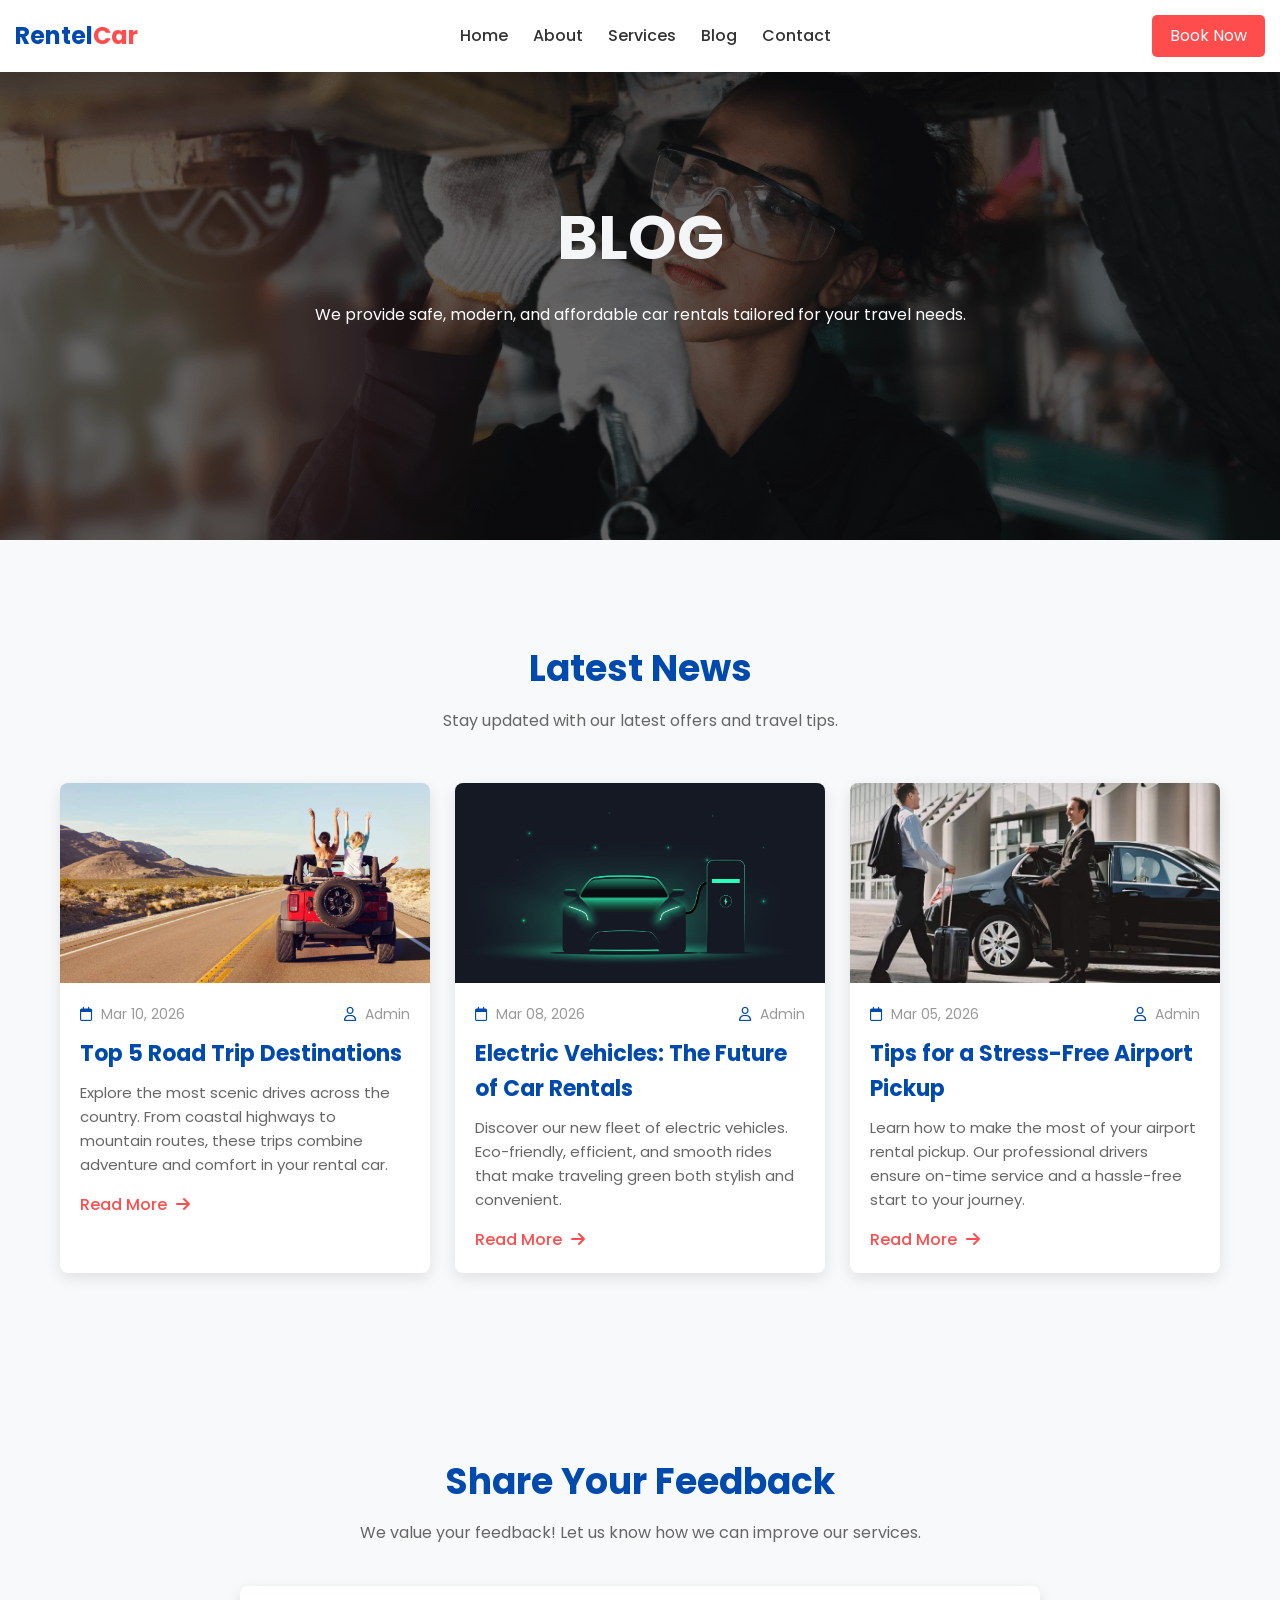
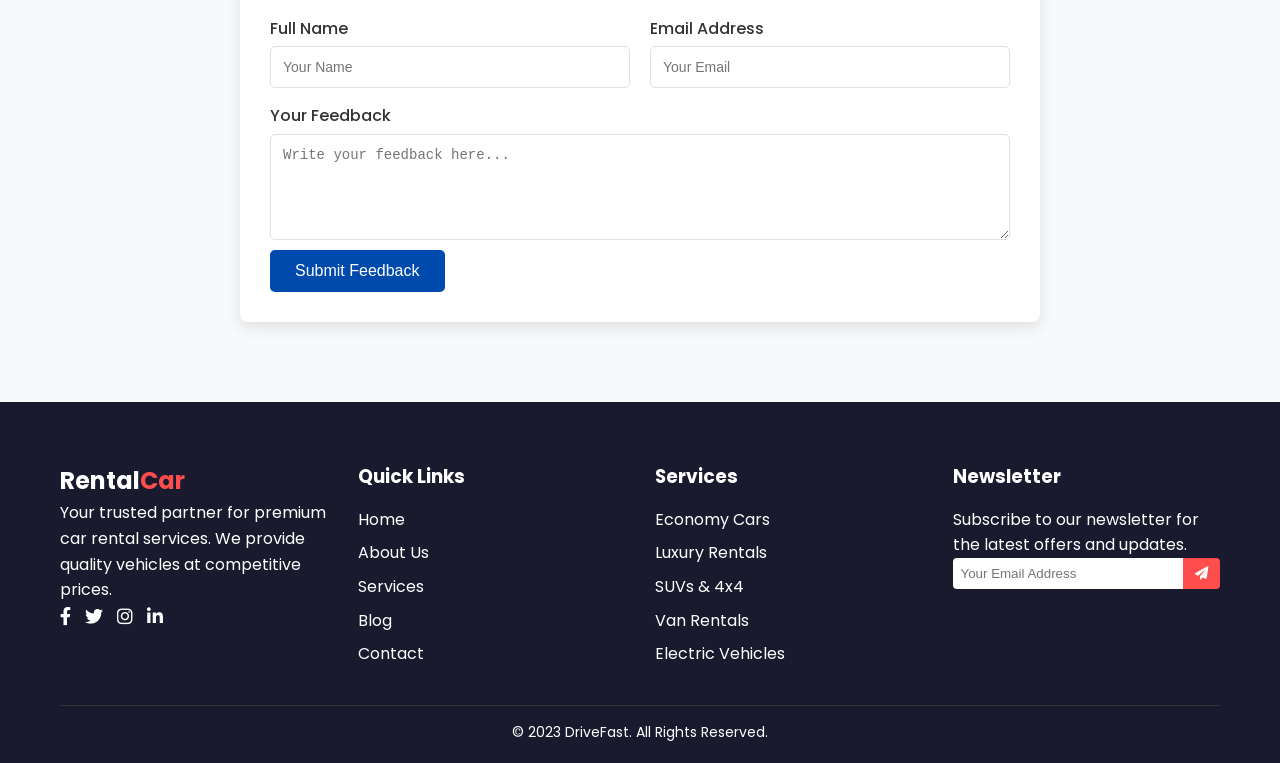
<file: blog.html>
<!DOCTYPE html>
<html lang="en">
<head>
    <meta charset="UTF-8">
    <meta name="viewport" content="width=device-width, initial-scale=1.0">
    <title>Rental - Premium Car Rentals</title>

     <link rel="stylesheet" href="../css/blog.css">
    <link href="https://fonts.googleapis.com/css2?family=Poppins:wght@300;400;600;700&display=swap" rel="stylesheet">

    <link rel="stylesheet" href="https://cdnjs.cloudflare.com/ajax/libs/font-awesome/6.0.0/css/all.min.css">
</head>
<body>

    <header class="header">
        <nav class="nav-bar">
            <div class="logo">
                <a href="./index.html">Rentel<span>Car</span></a>

            </div>
            <ul class="nav-links">
                <li><a href="./index.html">Home</a></li>
                <li><a href="./about.html">About</a></li>
                <li><a href="./services.html">Services</a></li>
                <li><a href="./blog.html">Blog</a></li>
                <li><a href="./contact.html">Contact</a></li>
            </ul>
            <a href="#contact" class="btn-book">Book Now</a>
        </nav>
    </header>
    <!-- Blog Section -->
     <section class="services-hero">
        <div class="container">
            <h1>BLOG</h1>
            <p>We provide safe, modern, and affordable car rentals tailored for your travel needs.</p>
        </div>
    </section>

<section id="blog" class="blog-section">
    <div class="container">
        <div class="section-title">
            <h2>Latest News</h2>
            <p>Stay updated with our latest offers and travel tips.</p>
        </div>
        <div class="blog-grid">
            <article class="blog-card">
                <div class="blog-image">
                    <img src="../img/road-trip.jpg" alt="Road Trip">
                </div>
                <div class="blog-content">
                    <div class="blog-meta">
                        <span><i class="far fa-calendar"></i> Mar 10, 2026</span>
                        <span><i class="far fa-user"></i> Admin</span>
                    </div>
                    <h3>Top 5 Road Trip Destinations</h3>
                    <p>Explore the most scenic drives across the country. From coastal highways to mountain routes, these trips combine adventure and comfort in your rental car.</p>
                    <a href="#" class="read-more">Read More <i class="fas fa-arrow-right"></i></a>
                </div>
            </article>
            
            <article class="blog-card">
                <div class="blog-image">
                    <img src="../img/eveic.jpg" alt="Electric Vehicles">
                </div>
                <div class="blog-content">
                    <div class="blog-meta">
                        <span><i class="far fa-calendar"></i> Mar 08, 2026</span>
                        <span><i class="far fa-user"></i> Admin</span>
                    </div>
                    <h3>Electric Vehicles: The Future of Car Rentals</h3>
                    <p>Discover our new fleet of electric vehicles. Eco-friendly, efficient, and smooth rides that make traveling green both stylish and convenient.</p>
                    <a href="#" class="read-more">Read More <i class="fas fa-arrow-right"></i></a>
                </div>
            </article>

            <article class="blog-card">
                <div class="blog-image">
                    <img src="../img/Airport-Transfer.jpeg" alt="Airport Pickup Tips">
                </div>
                <div class="blog-content">
                    <div class="blog-meta">
                        <span><i class="far fa-calendar"></i> Mar 05, 2026</span>
                        <span><i class="far fa-user"></i> Admin</span>
                    </div>
                    <h3>Tips for a Stress-Free Airport Pickup</h3>
                    <p>Learn how to make the most of your airport rental pickup. Our professional drivers ensure on-time service and a hassle-free start to your journey.</p>
                    <a href="#" class="read-more">Read More <i class="fas fa-arrow-right"></i></a>
                </div>
            </article>
        </div>
    </div>
</section>
<!-- Feedback Section -->
<section class="feedback-section">
    <div class="container">
        <div class="section-title">
            <h2>Share Your Feedback</h2>
            <p>We value your feedback! Let us know how we can improve our services.</p>
        </div>
        <form class="feedback-form">
            <div class="form-row">
                <div class="form-group">
                    <label for="fb-name">Full Name</label>
                    <input type="text" id="fb-name" name="fb-name" placeholder="Your Name" required>
                </div>
                <div class="form-group">
                    <label for="fb-email">Email Address</label>
                    <input type="email" id="fb-email" name="fb-email" placeholder="Your Email" required>
                </div>
            </div>
            <div class="form-group">
                <label for="fb-message">Your Feedback</label>
                <textarea id="fb-message" name="fb-message" placeholder="Write your feedback here..." rows="5" required></textarea>
            </div>
            <button type="submit" class="btn-submit">Submit Feedback</button>
        </form>
    </div>
</section>
 <!-- Footer -->
    <footer class="footer">
        <div class="container">
            <div class="footer-content">
                <div class="footer-column">
                    <div class="footer-logo">
                        <h2>Rental<span>Car</span></h2>
                    </div>
                    <p>Your trusted partner for premium car rental services. We provide quality vehicles at competitive prices.</p>
                    <div class="social-links">
                        <a href="#"><i class="fab fa-facebook-f"></i></a>
                        <a href="#"><i class="fab fa-twitter"></i></a>
                        <a href="#"><i class="fab fa-instagram"></i></a>
                        <a href="#"><i class="fab fa-linkedin-in"></i></a>
                    </div>
                </div>
                <div class="footer-column">
                    <h3>Quick Links</h3>
                    <ul>
                        <li><a href="./index.html">Home</a></li>
                        <li><a href="./about.html">About Us</a></li>
                        <li><a href="./services.html">Services</a></li>
                        <li><a href="./blog.html">Blog</a></li>
                        <li><a href="./contact.html">Contact</a></li>
                    </ul>
                </div>
                <div class="footer-column">
                    <h3>Services</h3>
                    <ul>
                        <li><a href="#">Economy Cars</a></li>
                        <li><a href="#">Luxury Rentals</a></li>
                        <li><a href="#">SUVs & 4x4</a></li>
                        <li><a href="#">Van Rentals</a></li>
                        <li><a href="#">Electric Vehicles</a></li>
                    </ul>
                </div>
                <div class="footer-column">
                    <h3>Newsletter</h3>
                    <p>Subscribe to our newsletter for the latest offers and updates.</p>
                    <form class="newsletter-form">
                        <input type="email" placeholder="Your Email Address">
                        <button type="submit"><i class="fas fa-paper-plane"></i></button>
                    </form>
                </div>
            </div>
            <div class="footer-bottom">
                <p>&copy; 2023 DriveFast. All Rights Reserved.</p>
            </div>
        </div>
    </footer>

</body>
</html>
</file>
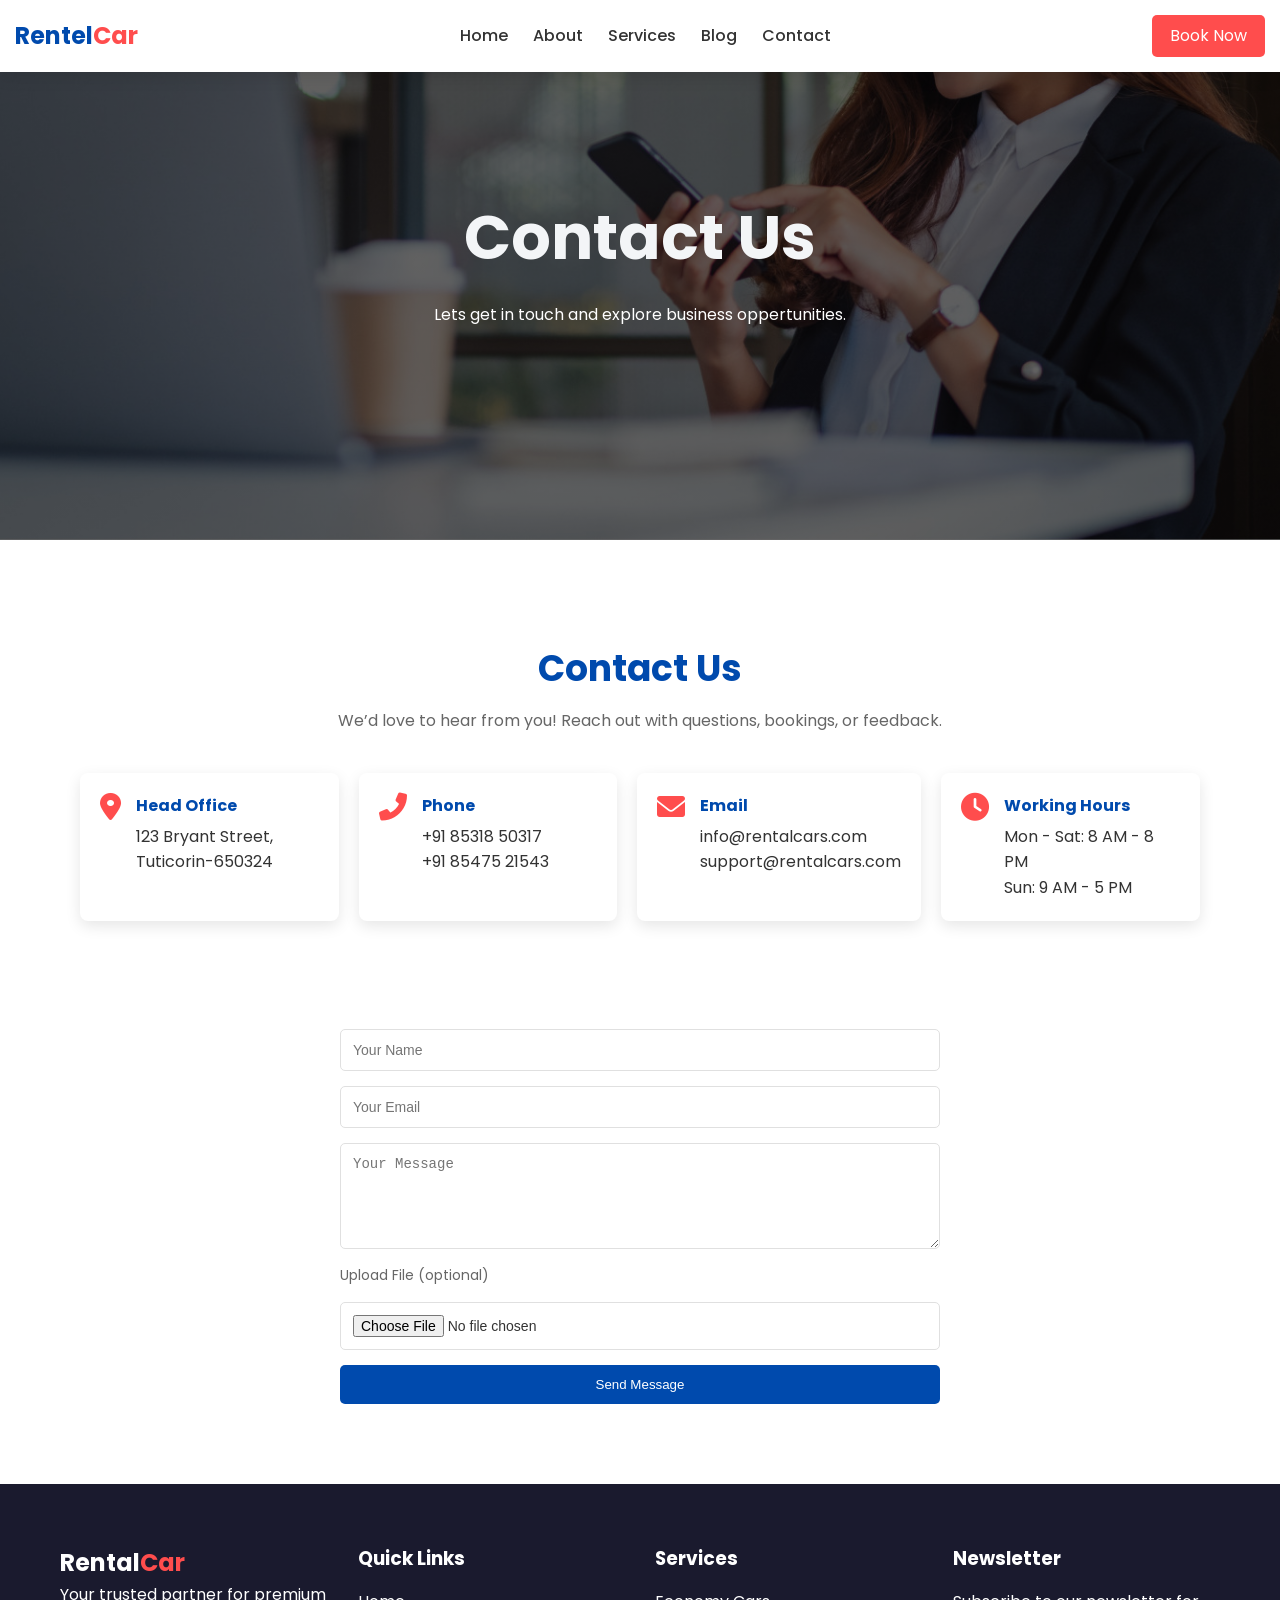
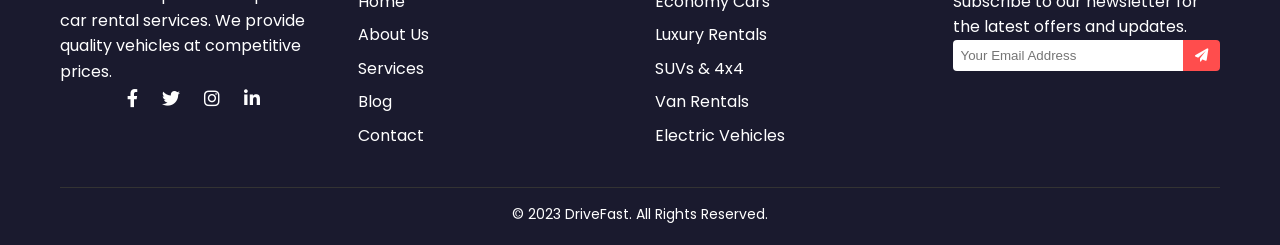
<file: contact.html>
<!DOCTYPE html>
<html lang="en">
<head>
    <meta charset="UTF-8">
    <meta name="viewport" content="width=device-width, initial-scale=1.0">
    <title>Rental - Premium Car Rentals</title>

     <link rel="stylesheet" href="../css/contact.css">
    <link href="https://fonts.googleapis.com/css2?family=Poppins:wght@300;400;600;700&display=swap" rel="stylesheet">

    <link rel="stylesheet" href="https://cdnjs.cloudflare.com/ajax/libs/font-awesome/6.0.0/css/all.min.css">
</head>
<body>

    <header class="header">
        <nav class="nav-bar">
            <div class="logo">
                <a href="./index.html">Rentel<span>Car</span></a>

            </div>
            <ul class="nav-links">
                <li><a href="./index.html">Home</a></li>
                <li><a href="./about.html">About</a></li>
                <li><a href="./services.html">Services</a></li>
                <li><a href="./blog.html">Blog</a></li>
                <li><a href="./contact.html">Contact</a></li>
            </ul>
            <a href="#contact" class="btn-book">Book Now</a>
        </nav>
    </header>
    <section class="contact-hero">
        <div class="container">
            <h1>Contact Us</h1>
            <p>Lets get in touch and explore business oppertunities.</p>
        </div>
    </section>

    <section class="contact-section">
  <div class="container">
    <div class="section-title">
      <h2>Contact Us</h2>
      <p>We’d love to hear from you! Reach out with questions, bookings, or feedback.</p>
    </div>

    <div class="contact-info">
      <div class="contact-card">
        <i class="fas fa-map-marker-alt"></i>
        <div>
          <h4>Head Office</h4>
          <p>123 Bryant Street, Tuticorin-650324</p>
        </div>
      </div>
      <div class="contact-card">
        <i class="fas fa-phone-alt"></i>
        <div>
          <h4>Phone</h4>
          <p>+91 85318 50317</p>
          <p>+91 85475 21543</p>
        </div>
      </div>
      <div class="contact-card">
        <i class="fas fa-envelope"></i>
        <div>
          <h4>Email</h4>
          <p>info@rentalcars.com</p>
          <p>support@rentalcars.com</p>
        </div>
      </div>
      <div class="contact-card">
        <i class="fas fa-clock"></i>
        <div>
          <h4>Working Hours</h4>
          <p>Mon - Sat: 8 AM - 8 PM</p>
          <p>Sun: 9 AM - 5 PM</p>
        </div>
      </div>
    </div>

    <div class="social-links">
      <a href="#"><i class="fab fa-facebook-f"></i></a>
      <a href="#"><i class="fab fa-twitter"></i></a>
      <a href="#"><i class="fab fa-instagram"></i></a>
      <a href="#"><i class="fab fa-linkedin-in"></i></a>
    </div>

    <form class="contact-form">
      <input type="text" placeholder="Your Name" required>
      <input type="email" placeholder="Your Email" required>
      <textarea placeholder="Your Message" rows="5" required></textarea>
      <label for="file-upload">Upload File (optional)</label>
      <input type="file" id="file-upload" name="file-upload">
      <button type="submit" class="btn-submit">Send Message</button>
    </form>
  </div>
</section>
    
 <!-- Footer -->
    <footer class="footer">
        <div class="container">
            <div class="footer-content">
                <div class="footer-column">
                    <div class="footer-logo">
                        <h2>Rental<span>Car</span></h2>
                    </div>
                    <p>Your trusted partner for premium car rental services. We provide quality vehicles at competitive prices.</p>
                    <div class="social-links">
                        <a href="#"><i class="fab fa-facebook-f"></i></a>
                        <a href="#"><i class="fab fa-twitter"></i></a>
                        <a href="#"><i class="fab fa-instagram"></i></a>
                        <a href="#"><i class="fab fa-linkedin-in"></i></a>
                    </div>
                </div>
                <div class="footer-column">
                    <h3>Quick Links</h3>
                    <ul>
                        <li><a href="./index.html">Home</a></li>
                        <li><a href="./about.html">About Us</a></li>
                        <li><a href="./services.html">Services</a></li>
                        <li><a href="./blog.html">Blog</a></li>
                        <li><a href="./contact.html">Contact</a></li>
                    </ul>
                </div>
                <div class="footer-column">
                    <h3>Services</h3>
                    <ul>
                        <li><a href="#">Economy Cars</a></li>
                        <li><a href="#">Luxury Rentals</a></li>
                        <li><a href="#">SUVs & 4x4</a></li>
                        <li><a href="#">Van Rentals</a></li>
                        <li><a href="#">Electric Vehicles</a></li>
                    </ul>
                </div>
                <div class="footer-column">
                    <h3>Newsletter</h3>
                    <p>Subscribe to our newsletter for the latest offers and updates.</p>
                    <form class="newsletter-form">
                        <input type="email" placeholder="Your Email Address">
                        <button type="submit"><i class="fas fa-paper-plane"></i></button>
                    </form>
                </div>
            </div>
            <div class="footer-bottom">
                <p>&copy; 2023 DriveFast. All Rights Reserved.</p>
            </div>
        </div>
    </footer>

</body>
</html>
</file>
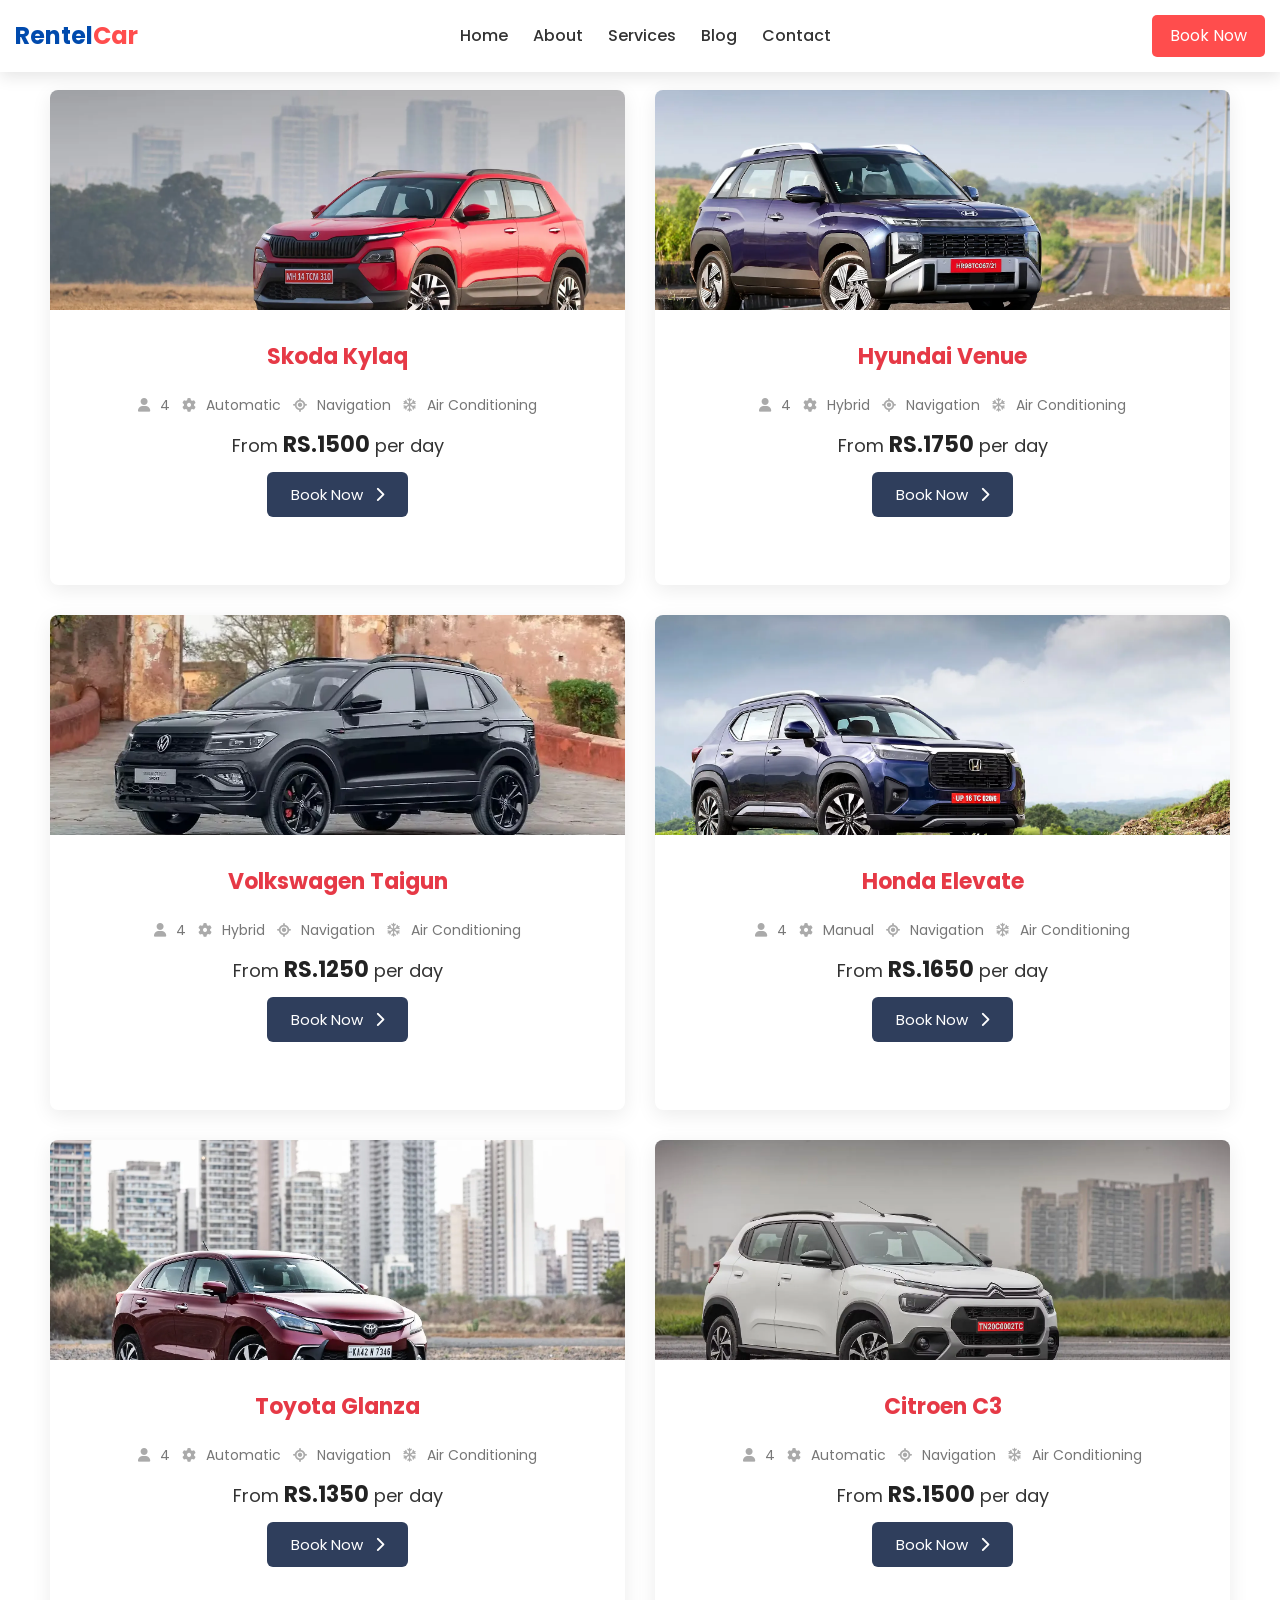
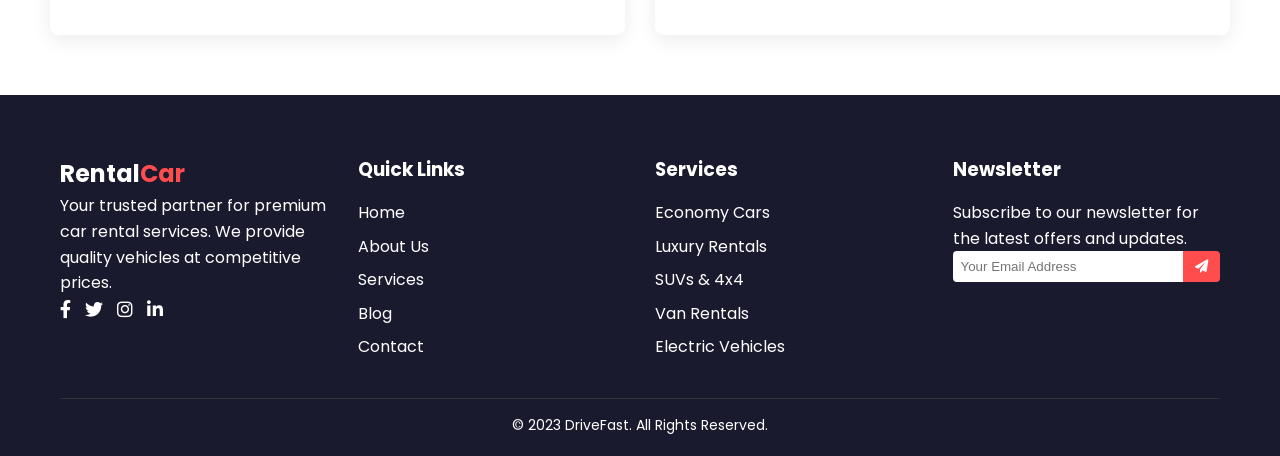
<file: economy.html>
<!DOCTYPE html>
<html lang="en">
<head>
    <meta charset="UTF-8">
    <meta name="viewport" content="width=device-width, initial-scale=1.0">
    <title>Rental - Premium Car Rentals</title>

     <link rel="stylesheet" href="../css/common.css">
    <link href="https://fonts.googleapis.com/css2?family=Poppins:wght@300;400;600;700&display=swap" rel="stylesheet">

    <link rel="stylesheet" href="https://cdnjs.cloudflare.com/ajax/libs/font-awesome/6.0.0/css/all.min.css">
</head>
<body>

    <header class="header">
        <nav class="nav-bar">
            <div class="logo">
                <a href="index.html">Rentel<span>Car</span></a>

            </div>
            <ul class="nav-links">
                <li><a href="#home">Home</a></li>
                <li><a href="#about">About</a></li>
                <li><a href="#services">Services</a></li>
                <li><a href="#blog">Blog</a></li>
                <li><a href="#contact">Contact</a></li>
            </ul>
            <a href="#contact" class="btn-book">Book Now</a>
        </nav>
    </header>

<section class="cars-section">

  <div class="car-card">

    <div class="car-image">
      <img src="../img/skoda.webp" alt="">
    </div>

    <div class="car-content">
      <h3> Skoda Kylaq</h3>

      <div class="car-specs">
        <span><i class="fa-solid fa-user"></i> 4</span>
        <span><i class="fa-solid fa-gear"></i> Automatic</span>
        <span><i class="fa-solid fa-location-crosshairs"></i> Navigation</span>
        <span><i class="fa-regular fa-snowflake"></i> Air Conditioning</span>
      </div>

      <p class="price">From <strong>RS.1500</strong> per day</p>

      <a href="#" class="reserve-btn">
        Book Now <i class="fa-solid fa-chevron-right"></i>
      </a>

    </div>
  </div>
  <div class="car-card">

    <div class="car-image">
      <img src="../img/hyndai.webp" alt="">
    </div>

    <div class="car-content">
      <h3> Hyundai Venue</h3>

      <div class="car-specs">
        <span><i class="fa-solid fa-user"></i> 4</span>
        <span><i class="fa-solid fa-gear"></i> Hybrid</span>
        <span><i class="fa-solid fa-location-crosshairs"></i> Navigation</span>
        <span><i class="fa-regular fa-snowflake"></i> Air Conditioning</span>
      </div>

      <p class="price">From <strong>RS.1750</strong> per day</p>

      <a href="#" class="reserve-btn">
        Book Now <i class="fa-solid fa-chevron-right"></i>
      </a>

    </div>
  </div>
  <div class="car-card">

    <div class="car-image">
     <img src="../img/volkswagentaigunexteriorleftfrontthreequarter.webp" alt="">
    </div>

    <div class="car-content">
      <h3> Volkswagen Taigun</h3>

      <div class="car-specs">
        <span><i class="fa-solid fa-user"></i> 4</span>
        <span><i class="fa-solid fa-gear"></i> Hybrid</span>
        <span><i class="fa-solid fa-location-crosshairs"></i> Navigation</span>
        <span><i class="fa-regular fa-snowflake"></i> Air Conditioning</span>
      </div>

      <p class="price">From <strong>RS.1250</strong> per day</p>

      <a href="#" class="reserve-btn">
        Book Now <i class="fa-solid fa-chevron-right"></i>
      </a>

    </div>
  </div>
  <div class="car-card">

    <div class="car-image">
      <img src="../img/hondaelevateexteriorrightfrontthreequarter.webp" alt="">
    </div>

    <div class="car-content">
      <h3> Honda Elevate</h3>

      <div class="car-specs">
        <span><i class="fa-solid fa-user"></i> 4</span>
        <span><i class="fa-solid fa-gear"></i> Manual</span>
        <span><i class="fa-solid fa-location-crosshairs"></i> Navigation</span>
        <span><i class="fa-regular fa-snowflake"></i> Air Conditioning</span>
      </div>

      <p class="price">From <strong>RS.1650</strong> per day</p>

      <a href="#" class="reserve-btn">
        Book Now <i class="fa-solid fa-chevron-right"></i>
      </a>

    </div>
  </div>
  <div class="car-card">

    <div class="car-image">
     <img src="../img/toyotaglanzaexteriorrightfrontthreequarter.webp" alt="">
    </div>

    <div class="car-content">
      <h3> Toyota Glanza</h3>

      <div class="car-specs">
        <span><i class="fa-solid fa-user"></i> 4</span>
        <span><i class="fa-solid fa-gear"></i> Automatic</span>
        <span><i class="fa-solid fa-location-crosshairs"></i> Navigation</span>
        <span><i class="fa-regular fa-snowflake"></i> Air Conditioning</span>
      </div>

      <p class="price">From <strong>RS.1350</strong> per day</p>

      <a href="#" class="reserve-btn">
        Book Now <i class="fa-solid fa-chevron-right"></i>
      </a>

    </div>
  </div>
  <div class="car-card">

    <div class="car-image">
      <img src="../img/citroenc3exteriorrightfrontthreequarter.webp" alt="">
    </div>

    <div class="car-content">
      <h3> Citroen C3</h3>

      <div class="car-specs">
        <span><i class="fa-solid fa-user"></i> 4</span>
        <span><i class="fa-solid fa-gear"></i> Automatic</span>
        <span><i class="fa-solid fa-location-crosshairs"></i> Navigation</span>
        <span><i class="fa-regular fa-snowflake"></i> Air Conditioning</span>
      </div>

      <p class="price">From <strong>RS.1500</strong> per day</p>

      <a href="#" class="reserve-btn">
        Book Now <i class="fa-solid fa-chevron-right"></i>
      </a>

    </div>
  </div>
  </section>

   <footer class="footer">
        <div class="container">
            <div class="footer-content">
                <div class="footer-column">
                    <div class="footer-logo">
                        <h2>Rental<span>Car</span></h2>
                    </div>
                    <p>Your trusted partner for premium car rental services. We provide quality vehicles at competitive prices.</p>
                    <div class="social-links">
                        <a href="#"><i class="fab fa-facebook-f"></i></a>
                        <a href="#"><i class="fab fa-twitter"></i></a>
                        <a href="#"><i class="fab fa-instagram"></i></a>
                        <a href="#"><i class="fab fa-linkedin-in"></i></a>
                    </div>
                </div>
                <div class="footer-column">
                    <h3>Quick Links</h3>
                    <ul>
                        <li><a href="#home">Home</a></li>
                        <li><a href="#about">About Us</a></li>
                        <li><a href="#services">Services</a></li>
                        <li><a href="#blog">Blog</a></li>
                        <li><a href="#contact">Contact</a></li>
                    </ul>
                </div>
                <div class="footer-column">
                    <h3>Services</h3>
                    <ul>
                        <li><a href="#">Economy Cars</a></li>
                        <li><a href="#">Luxury Rentals</a></li>
                        <li><a href="#">SUVs & 4x4</a></li>
                        <li><a href="#">Van Rentals</a></li>
                        <li><a href="#">Electric Vehicles</a></li>
                    </ul>
                </div>
                <div class="footer-column">
                    <h3>Newsletter</h3>
                    <p>Subscribe to our newsletter for the latest offers and updates.</p>
                    <form class="newsletter-form">
                        <input type="email" placeholder="Your Email Address">
                        <button type="submit"><i class="fas fa-paper-plane"></i></button>
                    </form>
                </div>
            </div>
            <div class="footer-bottom">
                <p>&copy; 2023 DriveFast. All Rights Reserved.</p>
            </div>
        </div>
    </footer>


</body>
</html>
</file>
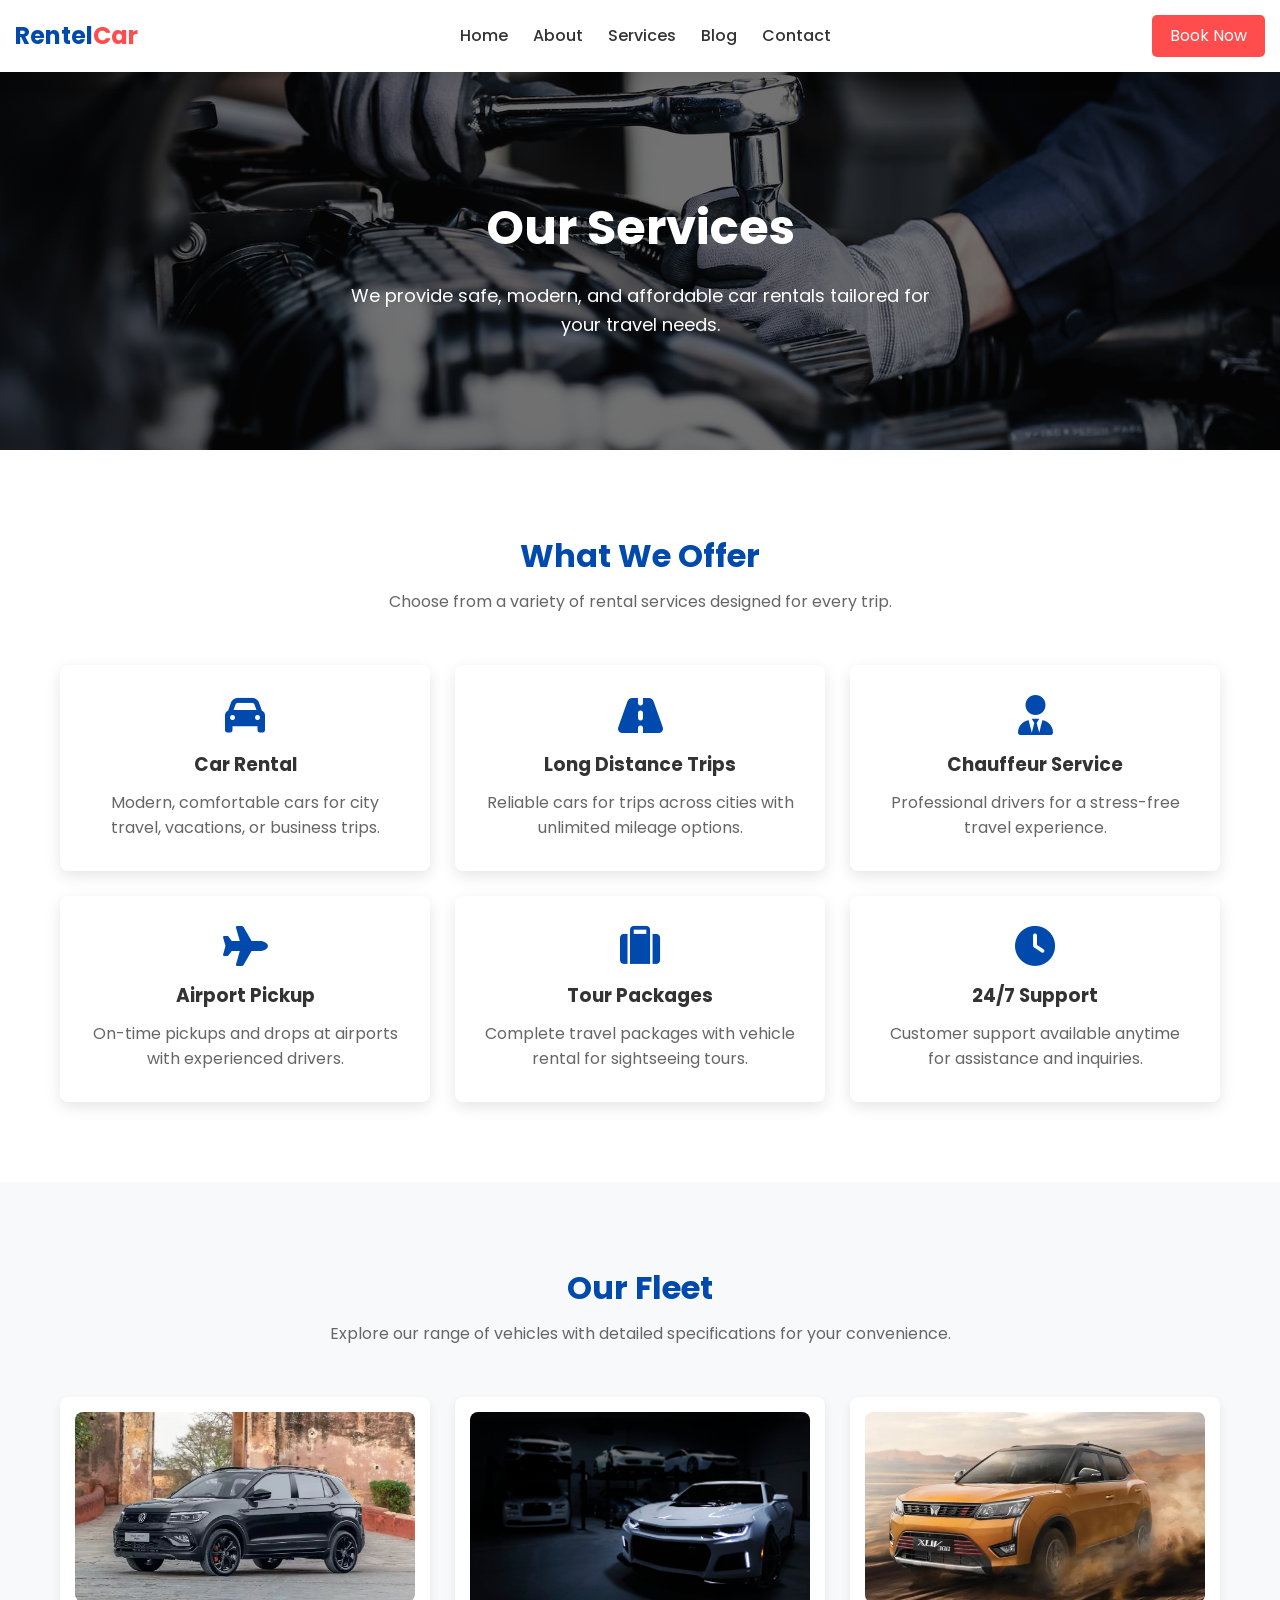
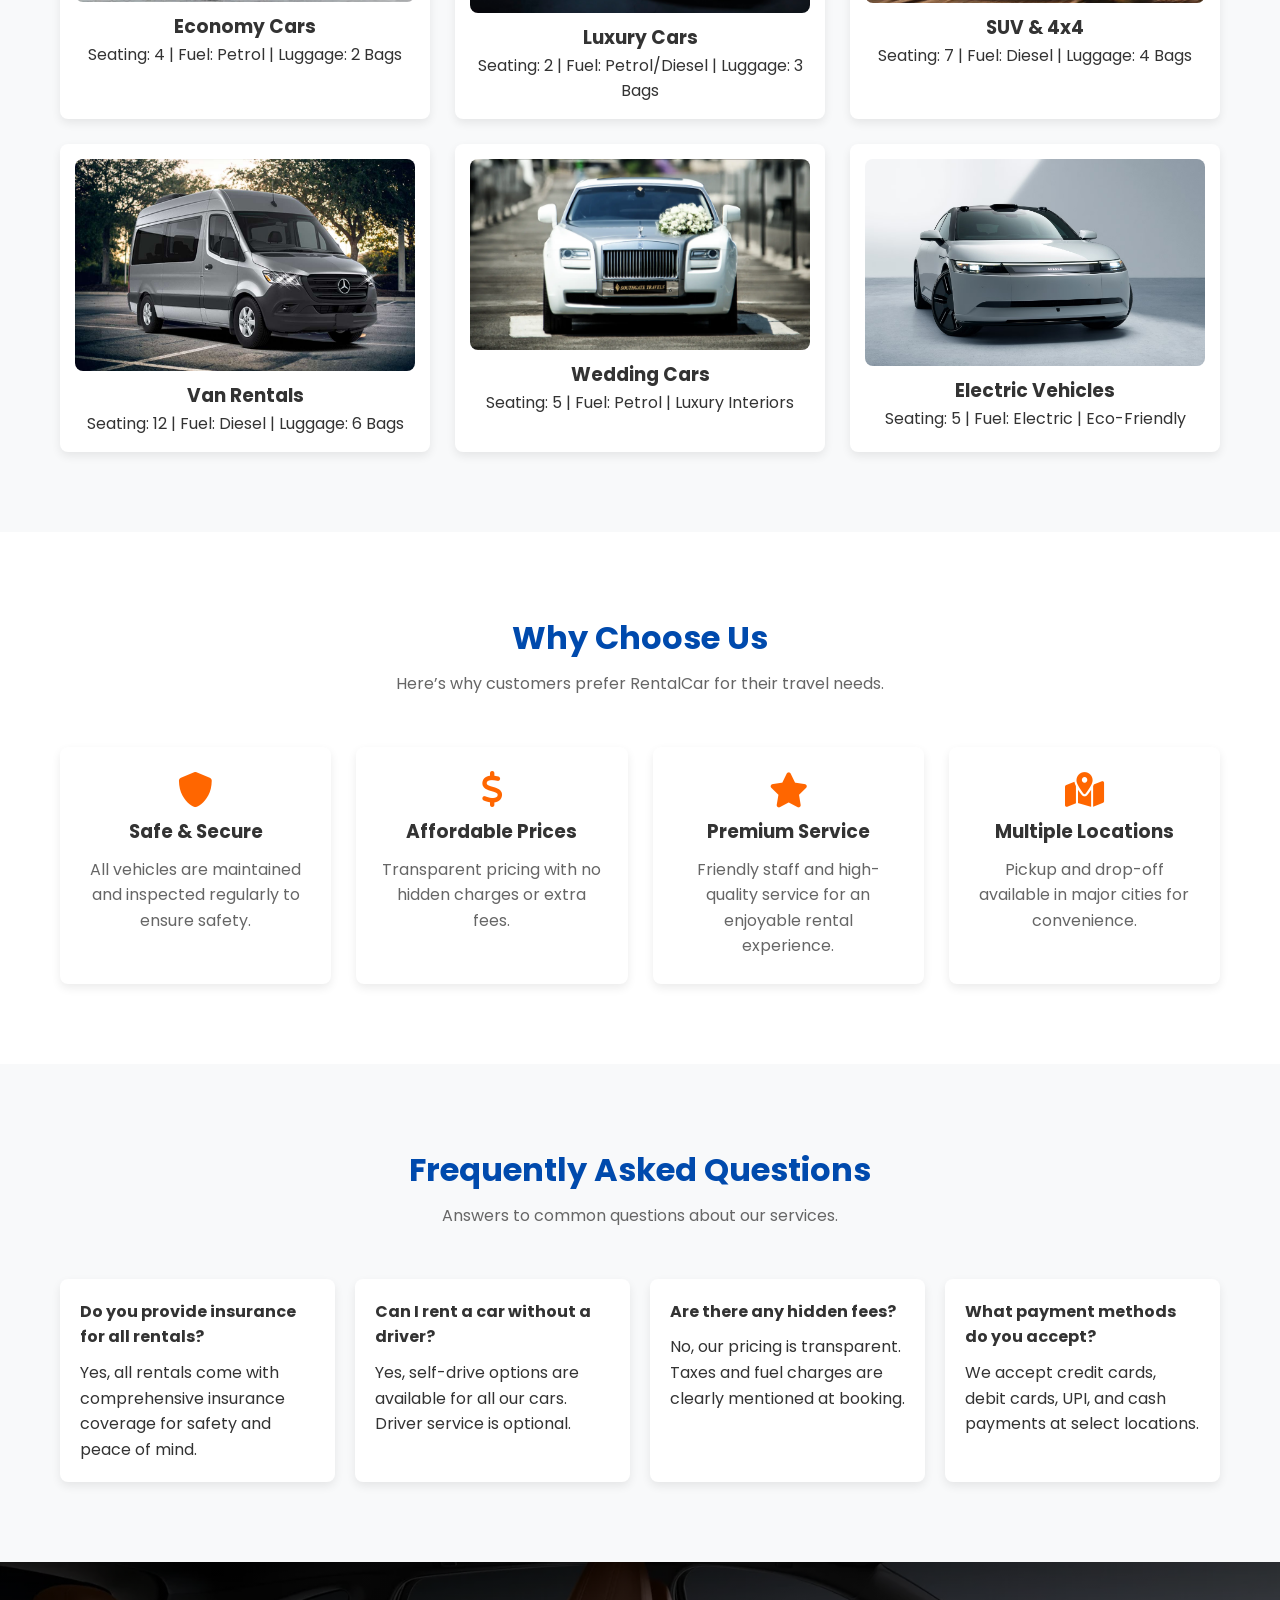
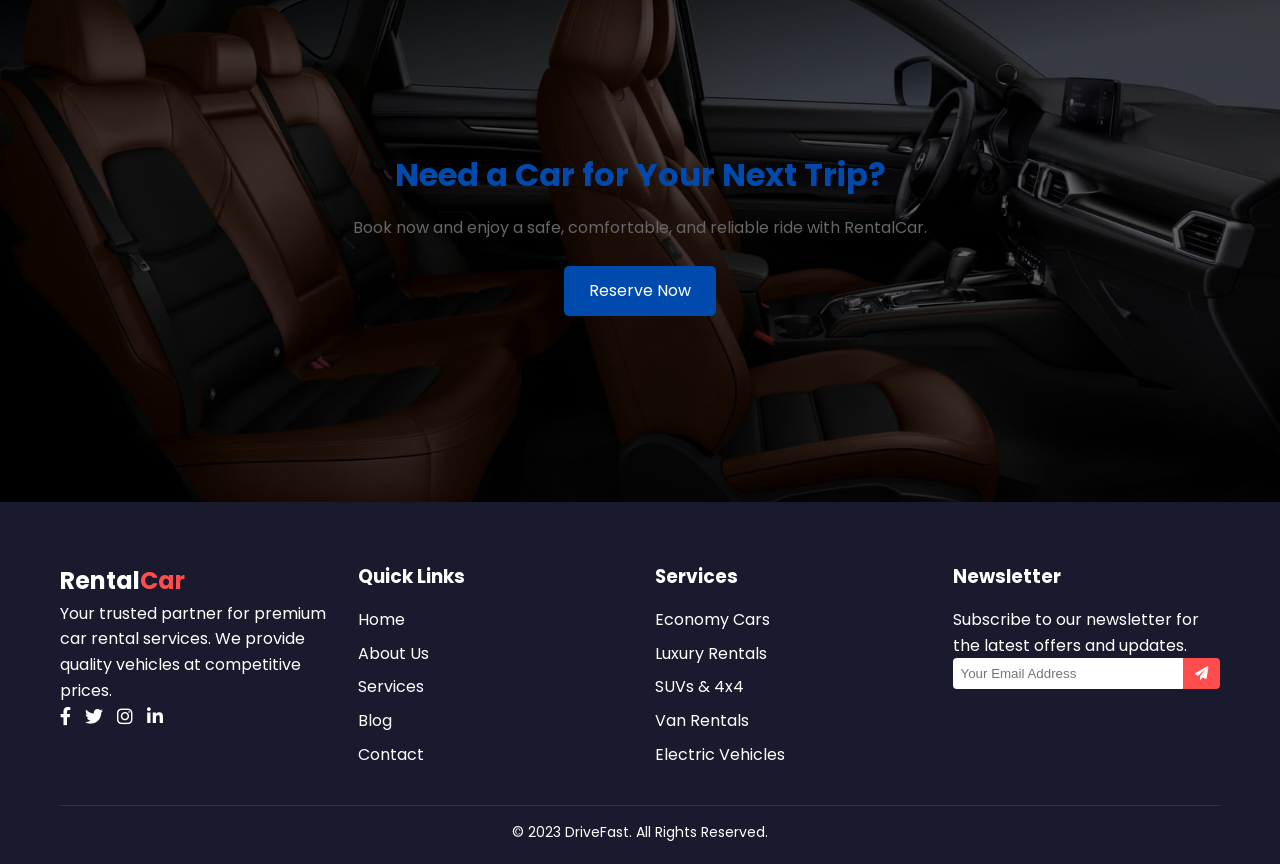
<file: services.html>
<!DOCTYPE html>
<html lang="en">
<head>
    <meta charset="UTF-8">
    <meta name="viewport" content="width=device-width, initial-scale=1.0">
    <title>Rental - Premium Car Rentals</title>

     <link rel="stylesheet" href="../css/service.css">
    <link href="https://fonts.googleapis.com/css2?family=Poppins:wght@300;400;600;700&display=swap" rel="stylesheet">

    <link rel="stylesheet" href="https://cdnjs.cloudflare.com/ajax/libs/font-awesome/6.0.0/css/all.min.css">
</head>
<body>

    <header class="header">
        <nav class="nav-bar">
            <div class="logo">
                <a href="./index.html">Rentel<span>Car</span></a>

            </div>
            <ul class="nav-links">
                <li><a href="./index.html">Home</a></li>
                <li><a href="./about.html">About</a></li>
                <li><a href="./services.html">Services</a></li>
                <li><a href="./blog.html">Blog</a></li>
                <li><a href="./contact.html">Contact</a></li>
            </ul>
            <a href="#contact" class="btn-book">Book Now</a>
        </nav>
    </header>

    <section class="services-hero">
        <div class="container">
            <h1>Our Services</h1>
            <p>We provide safe, modern, and affordable car rentals tailored for your travel needs.</p>
        </div>
    </section>

    <!-- Service Cards Section -->
    <section class="services-section">
        <div class="container">
            <div class="section-title">
                <h2>What We Offer</h2>
                <p>Choose from a variety of rental services designed for every trip.</p>
            </div>
            <div class="services-grid">
                <div class="service-card">
                    <i class="fas fa-car"></i>
                    <h3>Car Rental</h3>
                    <p>Modern, comfortable cars for city travel, vacations, or business trips.</p>
                </div>
                <div class="service-card">
                    <i class="fas fa-road"></i>
                    <h3>Long Distance Trips</h3>
                    <p>Reliable cars for trips across cities with unlimited mileage options.</p>
                </div>
                <div class="service-card">
                    <i class="fas fa-user-tie"></i>
                    <h3>Chauffeur Service</h3>
                    <p>Professional drivers for a stress-free travel experience.</p>
                </div>
                <div class="service-card">
                    <i class="fas fa-plane"></i>
                    <h3>Airport Pickup</h3>
                    <p>On-time pickups and drops at airports with experienced drivers.</p>
                </div>
                <div class="service-card">
                    <i class="fas fa-suitcase"></i>
                    <h3>Tour Packages</h3>
                    <p>Complete travel packages with vehicle rental for sightseeing tours.</p>
                </div>
                <div class="service-card">
                    <i class="fas fa-clock"></i>
                    <h3>24/7 Support</h3>
                    <p>Customer support available anytime for assistance and inquiries.</p>
                </div>
            </div>
        </div>
    </section>

    <!-- Fleet Section -->
    <section class="fleet-section">
        <div class="container">
            <div class="section-title">
                <h2>Our Fleet</h2>
                <p>Explore our range of vehicles with detailed specifications for your convenience.</p>
            </div>
            <div class="fleet-grid">
                <div class="fleet-card">
                    <img src="../img/volkswagentaigunexteriorleftfrontthreequarter.webp" alt="Economy Car">
                    <h3>Economy Cars</h3>
                    <p>Seating: 4 | Fuel: Petrol | Luggage: 2 Bags</p>
                </div>
                <div class="fleet-card">
                    <img src="../img/bggg.avif" alt="Luxury Car">
                    <h3>Luxury Cars</h3>
                    <p>Seating: 2 | Fuel: Petrol/Diesel | Luggage: 3 Bags</p>
                </div>
                <div class="fleet-card">
                    <img src="../img/mahendra.webp" alt="SUV">
                    <h3>SUV & 4x4</h3>
                    <p>Seating: 7 | Fuel: Diesel | Luggage: 4 Bags</p>
                </div>
                <div class="fleet-card">
                    <img src="../img/van.jpg" alt="Van">
                    <h3>Van Rentals</h3>
                    <p>Seating: 12 | Fuel: Diesel | Luggage: 6 Bags</p>
                </div>
                <div class="fleet-card">
                    <img src="../img/wedding.webp" alt="Wedding Car">
                    <h3>Wedding Cars</h3>
                    <p>Seating: 5 | Fuel: Petrol | Luxury Interiors</p>
                </div>
                <div class="fleet-card">
                    <img src="../img/elec.avif" alt="Electric Car">
                    <h3>Electric Vehicles</h3>
                    <p>Seating: 5 | Fuel: Electric | Eco-Friendly</p>
                </div>
            </div>
        </div>
    </section>

    <!-- Highlights Section -->
    <section class="highlights-section">
        <div class="container">
            <div class="section-title">
                <h2>Why Choose Us</h2>
                <p>Here’s why customers prefer RentalCar for their travel needs.</p>
            </div>
            <div class="highlights-grid">
                <div class="highlight-card">
                    <i class="fas fa-shield-alt"></i>
                    <h3>Safe & Secure</h3>
                    <p>All vehicles are maintained and inspected regularly to ensure safety.</p>
                </div>
                <div class="highlight-card">
                    <i class="fas fa-dollar-sign"></i>
                    <h3>Affordable Prices</h3>
                    <p>Transparent pricing with no hidden charges or extra fees.</p>
                </div>
                <div class="highlight-card">
                    <i class="fas fa-star"></i>
                    <h3>Premium Service</h3>
                    <p>Friendly staff and high-quality service for an enjoyable rental experience.</p>
                </div>
                <div class="highlight-card">
                    <i class="fas fa-map-marked-alt"></i>
                    <h3>Multiple Locations</h3>
                    <p>Pickup and drop-off available in major cities for convenience.</p>
                </div>
            </div>
        </div>
    </section>

    <!-- FAQ Section -->
    <section class="faq-section">
        <div class="container">
            <div class="section-title">
                <h2>Frequently Asked Questions</h2>
                <p>Answers to common questions about our services.</p>
            </div>
            <div class="faq-grid">
                <div class="faq-card">
                    <h4>Do you provide insurance for all rentals?</h4>
                    <p>Yes, all rentals come with comprehensive insurance coverage for safety and peace of mind.</p>
                </div>
                <div class="faq-card">
                    <h4>Can I rent a car without a driver?</h4>
                    <p>Yes, self-drive options are available for all our cars. Driver service is optional.</p>
                </div>
                <div class="faq-card">
                    <h4>Are there any hidden fees?</h4>
                    <p>No, our pricing is transparent. Taxes and fuel charges are clearly mentioned at booking.</p>
                </div>
                <div class="faq-card">
                    <h4>What payment methods do you accept?</h4>
                    <p>We accept credit cards, debit cards, UPI, and cash payments at select locations.</p>
                </div>
            </div>
        </div>
    </section>

    <!-- CTA Section -->
    <section class="services-cta">
        <div class="container">
            <h2>Need a Car for Your Next Trip?</h2>
            <p>Book now and enjoy a safe, comfortable, and reliable ride with RentalCar.</p>
            <a href="index.html#contact" class="btn-primary">Reserve Now</a>
        </div>
    </section>

 <!-- Footer -->
    <footer class="footer">
        <div class="container">
            <div class="footer-content">
                <div class="footer-column">
                    <div class="footer-logo">
                        <h2>Rental<span>Car</span></h2>
                    </div>
                    <p>Your trusted partner for premium car rental services. We provide quality vehicles at competitive prices.</p>
                    <div class="social-links">
                        <a href="#"><i class="fab fa-facebook-f"></i></a>
                        <a href="#"><i class="fab fa-twitter"></i></a>
                        <a href="#"><i class="fab fa-instagram"></i></a>
                        <a href="#"><i class="fab fa-linkedin-in"></i></a>
                    </div>
                </div>
                <div class="footer-column">
                    <h3>Quick Links</h3>
                    <ul>
                        <li><a href="./index.html">Home</a></li>
                        <li><a href="./about.html">About Us</a></li>
                        <li><a href="./services.html">Services</a></li>
                        <li><a href="./blog.html">Blog</a></li>
                        <li><a href="./contact.html">Contact</a></li>
                    </ul>
                </div>
                <div class="footer-column">
                    <h3>Services</h3>
                    <ul>
                        <li><a href="#">Economy Cars</a></li>
                        <li><a href="#">Luxury Rentals</a></li>
                        <li><a href="#">SUVs & 4x4</a></li>
                        <li><a href="#">Van Rentals</a></li>
                        <li><a href="#">Electric Vehicles</a></li>
                    </ul>
                </div>
                <div class="footer-column">
                    <h3>Newsletter</h3>
                    <p>Subscribe to our newsletter for the latest offers and updates.</p>
                    <form class="newsletter-form">
                        <input type="email" placeholder="Your Email Address">
                        <button type="submit"><i class="fas fa-paper-plane"></i></button>
                    </form>
                </div>
            </div>
            <div class="footer-bottom">
                <p>&copy; 2023 DriveFast. All Rights Reserved.</p>
            </div>
        </div>
    </footer>

</body>
</html>
</file>
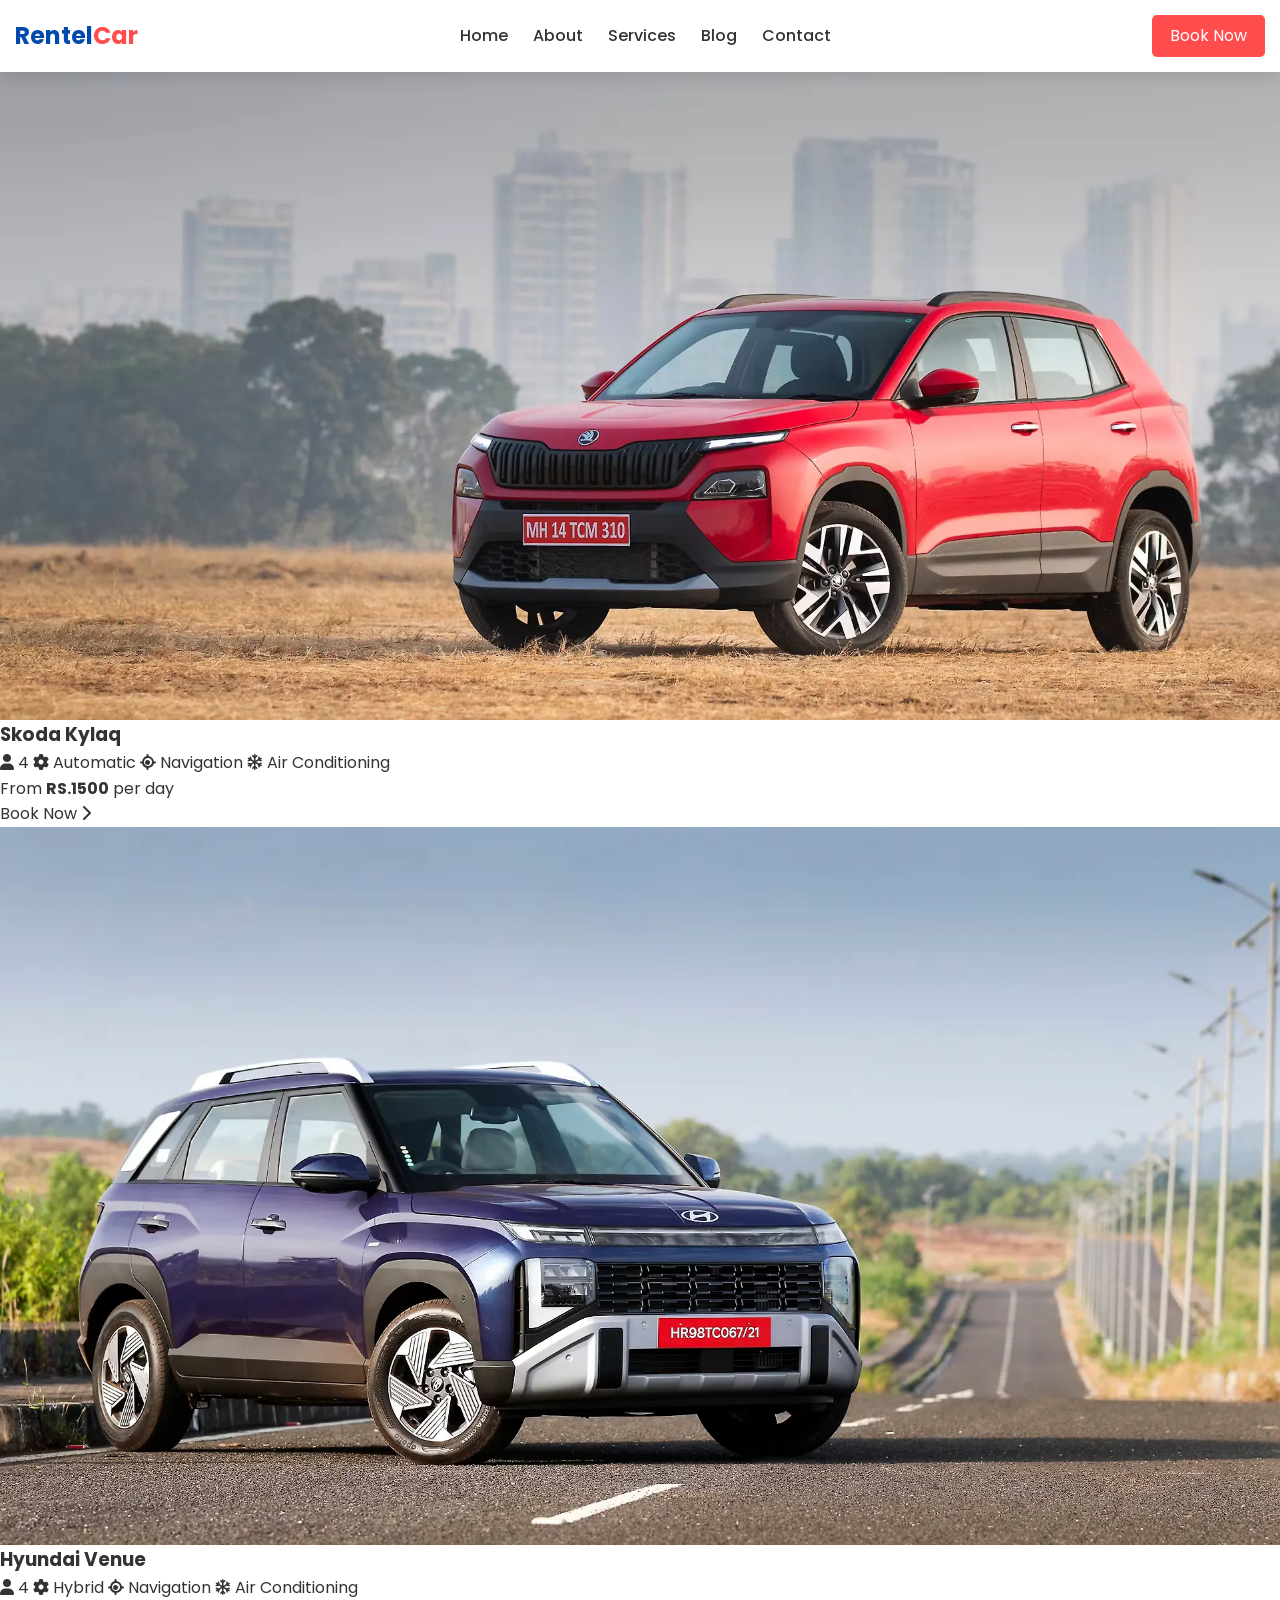
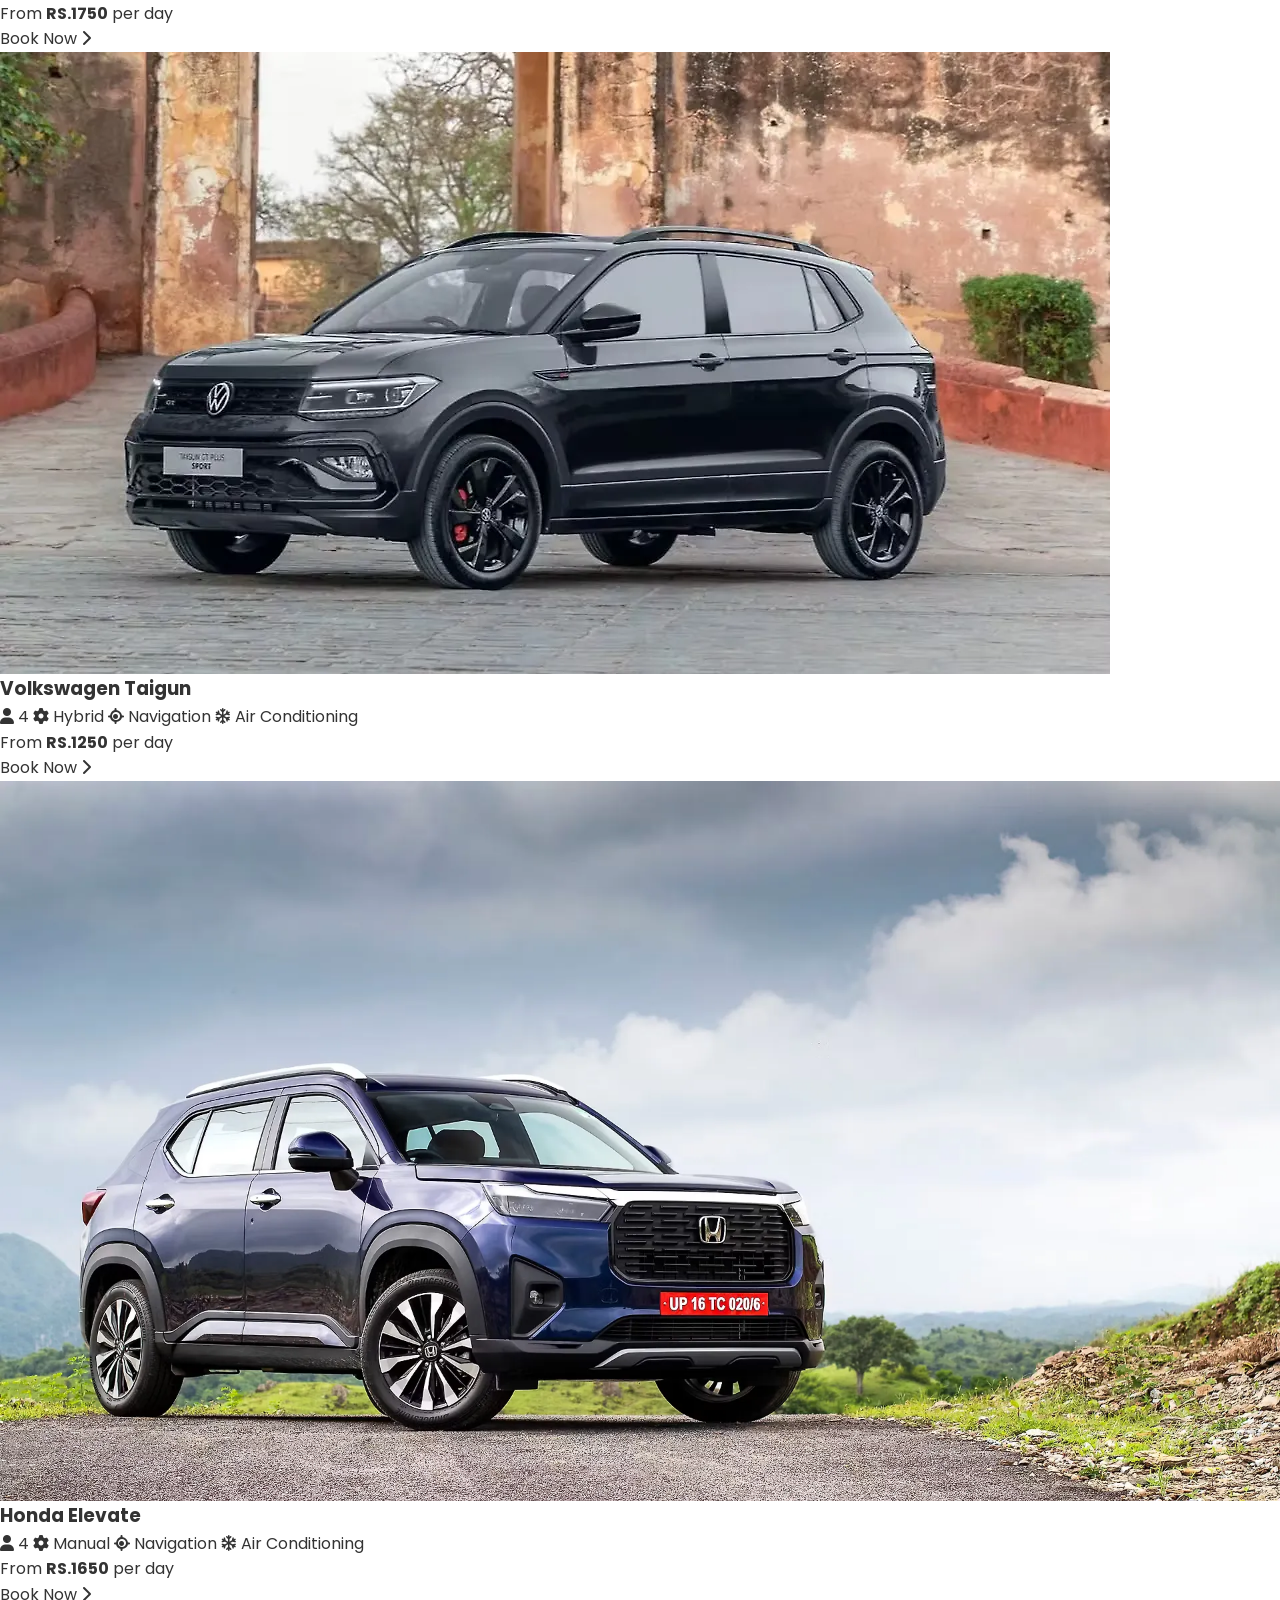
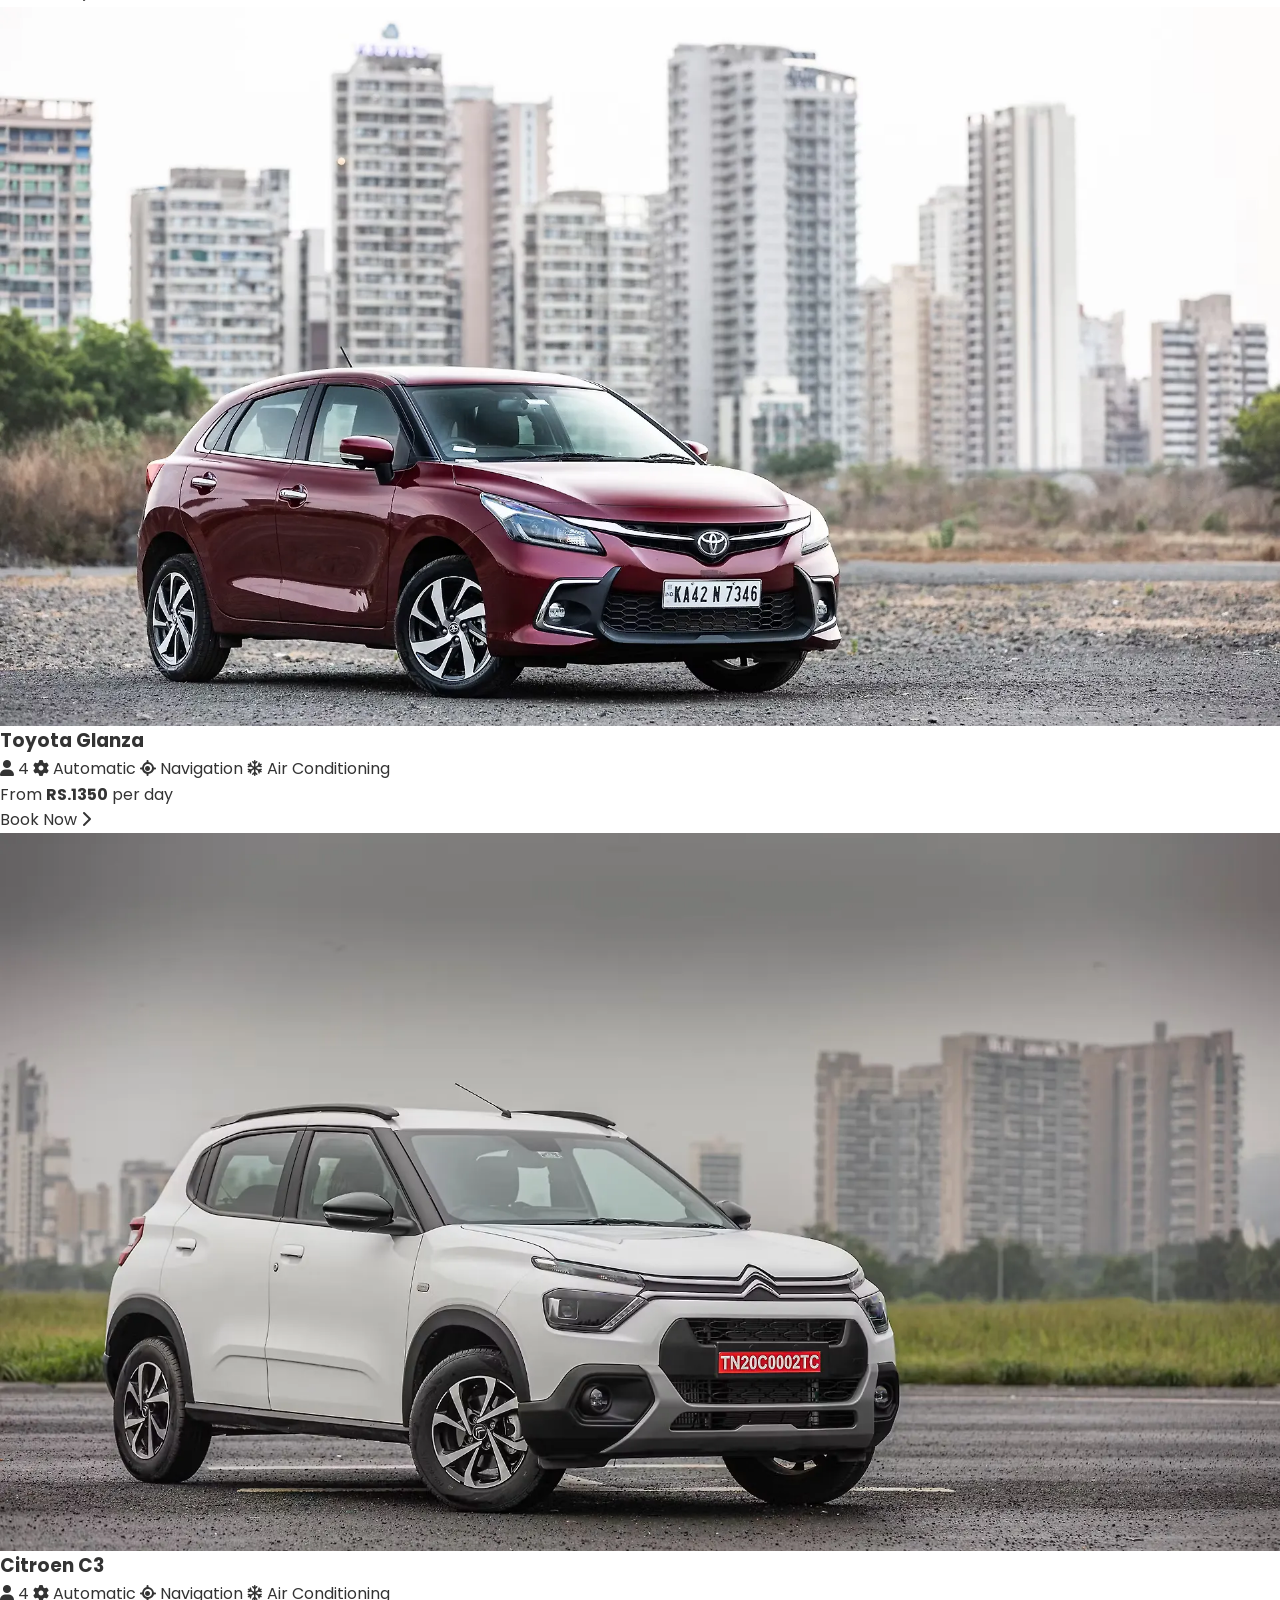
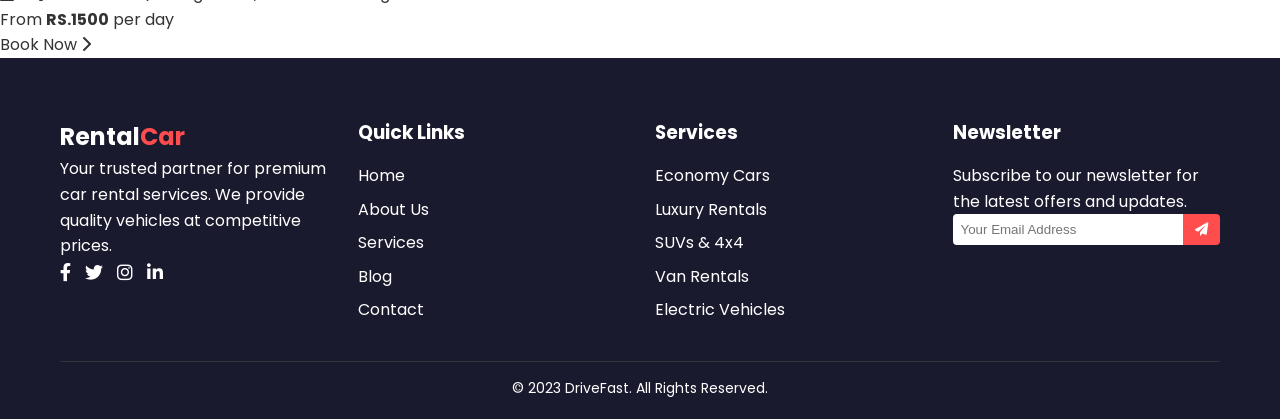
<file: suv.html>
<!DOCTYPE html>
<html lang="en">
<head>
    <meta charset="UTF-8">
    <meta name="viewport" content="width=device-width, initial-scale=1.0">
    <title>Rental - Premium Car Rentals</title>

     <link rel="stylesheet" href="../css/style.css">
    <link href="https://fonts.googleapis.com/css2?family=Poppins:wght@300;400;600;700&display=swap" rel="stylesheet">

    <link rel="stylesheet" href="https://cdnjs.cloudflare.com/ajax/libs/font-awesome/6.0.0/css/all.min.css">
</head>
<body>

    <header class="header">
        <nav class="nav-bar">
            <div class="logo">
                <a href="./index.html">Rentel<span>Car</span></a>

            </div>
            <ul class="nav-links">
                <li><a href="./index.html">Home</a></li>
                <li><a href="./about.html">About</a></li>
                <li><a href="./services.html">Services</a></li>
                <li><a href="./blog.html">Blog</a></li>
                <li><a href="./contact.html">Contact</a></li>
            </ul>
            <a href="#contact" class="btn-book">Book Now</a>
        </nav>
    </header>


<section class="cars-section">

  <div class="car-card">

    <div class="car-image">
      <img src="../img/skoda.webp" alt="">
    </div>

    <div class="car-content">
      <h3> Skoda Kylaq</h3>

      <div class="car-specs">
        <span><i class="fa-solid fa-user"></i> 4</span>
        <span><i class="fa-solid fa-gear"></i> Automatic</span>
        <span><i class="fa-solid fa-location-crosshairs"></i> Navigation</span>
        <span><i class="fa-regular fa-snowflake"></i> Air Conditioning</span>
      </div>

      <p class="price">From <strong>RS.1500</strong> per day</p>

      <a href="#" class="reserve-btn">
        Book Now <i class="fa-solid fa-chevron-right"></i>
      </a>

    </div>
  </div>
  <div class="car-card">

    <div class="car-image">
      <img src="../img/hyndai.webp" alt="">
    </div>

    <div class="car-content">
      <h3> Hyundai Venue</h3>

      <div class="car-specs">
        <span><i class="fa-solid fa-user"></i> 4</span>
        <span><i class="fa-solid fa-gear"></i> Hybrid</span>
        <span><i class="fa-solid fa-location-crosshairs"></i> Navigation</span>
        <span><i class="fa-regular fa-snowflake"></i> Air Conditioning</span>
      </div>

      <p class="price">From <strong>RS.1750</strong> per day</p>

      <a href="#" class="reserve-btn">
        Book Now <i class="fa-solid fa-chevron-right"></i>
      </a>

    </div>
  </div>
  <div class="car-card">

    <div class="car-image">
     <img src="../img/volkswagentaigunexteriorleftfrontthreequarter.webp" alt="">
    </div>

    <div class="car-content">
      <h3> Volkswagen Taigun</h3>

      <div class="car-specs">
        <span><i class="fa-solid fa-user"></i> 4</span>
        <span><i class="fa-solid fa-gear"></i> Hybrid</span>
        <span><i class="fa-solid fa-location-crosshairs"></i> Navigation</span>
        <span><i class="fa-regular fa-snowflake"></i> Air Conditioning</span>
      </div>

      <p class="price">From <strong>RS.1250</strong> per day</p>

      <a href="#" class="reserve-btn">
        Book Now <i class="fa-solid fa-chevron-right"></i>
      </a>

    </div>
  </div>
  <div class="car-card">

    <div class="car-image">
      <img src="../img/hondaelevateexteriorrightfrontthreequarter.webp" alt="">
    </div>

    <div class="car-content">
      <h3> Honda Elevate</h3>

      <div class="car-specs">
        <span><i class="fa-solid fa-user"></i> 4</span>
        <span><i class="fa-solid fa-gear"></i> Manual</span>
        <span><i class="fa-solid fa-location-crosshairs"></i> Navigation</span>
        <span><i class="fa-regular fa-snowflake"></i> Air Conditioning</span>
      </div>

      <p class="price">From <strong>RS.1650</strong> per day</p>

      <a href="#" class="reserve-btn">
        Book Now <i class="fa-solid fa-chevron-right"></i>
      </a>

    </div>
  </div>
  <div class="car-card">

    <div class="car-image">
     <img src="../img/toyotaglanzaexteriorrightfrontthreequarter.webp" alt="">
    </div>

    <div class="car-content">
      <h3> Toyota Glanza</h3>

      <div class="car-specs">
        <span><i class="fa-solid fa-user"></i> 4</span>
        <span><i class="fa-solid fa-gear"></i> Automatic</span>
        <span><i class="fa-solid fa-location-crosshairs"></i> Navigation</span>
        <span><i class="fa-regular fa-snowflake"></i> Air Conditioning</span>
      </div>

      <p class="price">From <strong>RS.1350</strong> per day</p>

      <a href="#" class="reserve-btn">
        Book Now <i class="fa-solid fa-chevron-right"></i>
      </a>

    </div>
  </div>
  <div class="car-card">

    <div class="car-image">
      <img src="../img/citroenc3exteriorrightfrontthreequarter.webp" alt="">
    </div>

    <div class="car-content">
      <h3> Citroen C3</h3>

      <div class="car-specs">
        <span><i class="fa-solid fa-user"></i> 4</span>
        <span><i class="fa-solid fa-gear"></i> Automatic</span>
        <span><i class="fa-solid fa-location-crosshairs"></i> Navigation</span>
        <span><i class="fa-regular fa-snowflake"></i> Air Conditioning</span>
      </div>

      <p class="price">From <strong>RS.1500</strong> per day</p>

      <a href="#" class="reserve-btn">
        Book Now <i class="fa-solid fa-chevron-right"></i>
      </a>

    </div>
  </div>
  </section>

   <footer class="footer">
        <div class="container">
            <div class="footer-content">
                <div class="footer-column">
                    <div class="footer-logo">
                        <h2>Rental<span>Car</span></h2>
                    </div>
                    <p>Your trusted partner for premium car rental services. We provide quality vehicles at competitive prices.</p>
                    <div class="social-links">
                        <a href="#"><i class="fab fa-facebook-f"></i></a>
                        <a href="#"><i class="fab fa-twitter"></i></a>
                        <a href="#"><i class="fab fa-instagram"></i></a>
                        <a href="#"><i class="fab fa-linkedin-in"></i></a>
                    </div>
                </div>
                <div class="footer-column">
                    <h3>Quick Links</h3>
                    <ul>
                        <li><a href="#home">Home</a></li>
                        <li><a href="#about">About Us</a></li>
                        <li><a href="#services">Services</a></li>
                        <li><a href="#blog">Blog</a></li>
                        <li><a href="#contact">Contact</a></li>
                    </ul>
                </div>
                <div class="footer-column">
                    <h3>Services</h3>
                    <ul>
                        <li><a href="#">Economy Cars</a></li>
                        <li><a href="#">Luxury Rentals</a></li>
                        <li><a href="#">SUVs & 4x4</a></li>
                        <li><a href="#">Van Rentals</a></li>
                        <li><a href="#">Electric Vehicles</a></li>
                    </ul>
                </div>
                <div class="footer-column">
                    <h3>Newsletter</h3>
                    <p>Subscribe to our newsletter for the latest offers and updates.</p>
                    <form class="newsletter-form">
                        <input type="email" placeholder="Your Email Address">
                        <button type="submit"><i class="fas fa-paper-plane"></i></button>
                    </form>
                </div>
            </div>
            <div class="footer-bottom">
                <p>&copy; 2023 DriveFast. All Rights Reserved.</p>
            </div>
        </div>
    </footer>


</body>
</html>
</file>
<file: css/blog.css>
* {
    margin: 0;
    padding: 0;
    box-sizing: border-box;
}

/* html {
    scroll-behavior: smooth;
} */

body {
    font-family: 'Poppins', sans-serif;
    font-size: 16px;
    line-height: 1.6;
    color: #333333;
    background-color: #ffffff;
}

a {
    text-decoration: none;
    color: inherit;
    transition: all 0.3s ease;
}

ul {
    list-style: none;
}

img {
    max-width: 100%;
    height: auto;
    display: block;
}

.container {
    max-width: 1200px;
    margin: 0 auto;
    padding: 0 20px;
}

.header {
    background: #ffffff;
    box-shadow: 0 5px 15px rgba(0, 0, 0, 0.1);
    position: fixed;
    width: 100%;
    top: 0;
    z-index: 1000;
}

.nav-bar {
    display: flex;
    justify-content: space-between;
    align-items: center;
    padding: 15px;
}

.logo a {
    font-size: 24px;
    font-weight: 700;
    color: #004aad;
}

.logo span {
    color: #ff4d4d;
}

.nav-links {
    display: flex;
    gap: 25px;
}

.nav-links a {
    font-weight: 500;
}

.nav-links a:hover {
    color: #004aad;
}

.btn-book {
    background: #ff4d4d;
    color: #ffffff;
    padding: 8px 18px;
    border-radius: 5px;
}

.btn-book:hover {
    background: #e60000;
}

/* BLOG SECTION */
.services-hero {
   padding:80px 0;
    height: 60vh;
/* padding:120px 0 80px; */
    background: linear-gradient(rgba(0,0,0,0.6), rgba(0,0,0,0.6)),
        url(../img/blog.png);
    background-size: cover;
    background-position: center;
    display: flex;
    align-items: center;
    justify-content: center;
    text-align: center;
    color: #ffffff;
    padding-top: 80px;
    text-align:center;
}

.services-hero h1 {
    font-size: 62px;
    color: #f3f5f7;
    margin-bottom: 15px;
}

.services-hero p {
    color: white;
    margin-bottom: 25px;
}

.blog-section {
    padding: 100px 0;
    background: #f8f9fa;
}

.blog-section .section-title {
    text-align: center;
    margin-bottom: 50px;
}

.blog-section .section-title h2 {
    font-size: 36px;
    color: #004aad;
    margin-bottom: 10px;
}

.blog-section .section-title p {
    color: #666666;
    font-size: 16px;
}

.blog-grid {
    display: grid;
    grid-template-columns: repeat(auto-fit, minmax(320px, 1fr));
    gap: 25px;
}

.blog-card {
    background: #ffffff;
    border-radius: 8px;
    box-shadow: 0 5px 15px rgba(0, 0, 0, 0.1);
    overflow: hidden;
    transition: all 0.3s ease;
}

.blog-card:hover {
    transform: translateY(-10px);
    box-shadow: 0 10px 25px rgba(0, 0, 0, 0.15);
}

.blog-image img {
    width: 100%;
    height: 200px;
    object-fit: cover;
}

.blog-content {
    padding: 20px;
}

.blog-meta {
    font-size: 14px;
    color: #999999;
    margin-bottom: 10px;
    display: flex;
    justify-content: space-between;
}

.blog-meta i {
    margin-right: 5px;
    color: #004aad;
}

.blog-content h3 {
    font-size: 22px;
    margin-bottom: 10px;
    color: #004aad;
}

.blog-content p {
    color: #666666;
    font-size: 15px;
    margin-bottom: 15px;
}

.read-more {
    color: #ff4d4d;
    font-weight: 500;
    transition: all 0.3s ease;
}

.read-more i {
    margin-left: 5px;
}

.read-more:hover {
    color: #e60000;
    text-decoration: underline;
}
/* Feedback Section */
.feedback-section {
    padding: 80px 0;
    background: #f8f9fa;
}

.feedback-section .section-title {
    text-align: center;
    margin-bottom: 40px;
}

.feedback-section .section-title h2 {
    font-size: 36px;
    color: #004aad;
    margin-bottom: 10px;
}

.feedback-section .section-title p {
    color: #666666;
    font-size: 16px;
}

.feedback-form {
    max-width: 800px;
    margin: 0 auto;
    background: #ffffff;
    padding: 30px;
    border-radius: 8px;
    box-shadow: 0 5px 15px rgba(0,0,0,0.1);
}

.feedback-form .form-row {
    display: flex;
    gap: 20px;
    margin-bottom: 15px;
}

.feedback-form .form-group {
    flex: 1;
    display: flex;
    flex-direction: column;
}

.feedback-form label {
    margin-bottom: 5px;
    font-weight: 500;
    color: #333333;
}

.feedback-form input,
.feedback-form textarea {
    padding: 12px;
    border: 1px solid #e0e0e0;
    border-radius: 5px;
    font-size: 14px;
    color: #333333;
    transition: all 0.3s ease;
}

.feedback-form input:focus,
.feedback-form textarea:focus {
    border-color: #004aad;
    outline: none;
}

.btn-submit {
    background: #004aad;
    color: #ffffff;
    padding: 12px 25px;
    border: none;
    border-radius: 5px;
    cursor: pointer;
    font-size: 16px;
    margin-top: 10px;
    transition: all 0.3s ease;
}

.btn-submit:hover {
    background: #ff4d4d;
}



   /* FOOTER */
.footer {
    background: #1a1a2e;
    color: #ffffff;
    padding: 60px 0 20px;
}

.footer-content {
    display: grid;
    grid-template-columns: repeat(auto-fit, minmax(220px, 1fr));
    gap: 30px;
}

.footer-logo span {
    color: #ff4d4d;
}

.footer-column h3 {
    margin-bottom: 15px;
}

.footer-column ul li {
    margin-bottom: 8px;
}

.footer-column a:hover {
    color: #ff4d4d;
}

.social-links a {
    margin-right: 10px;
    color: #ffffff;
    font-size: 18px;
}

.newsletter-form {
    display: flex;
}

.newsletter-form input {
    flex: 1;
    padding: 8px;
    border: none;
    border-radius: 4px 0 0 4px;
}

.newsletter-form button {
    padding: 8px 12px;
    background: #ff4d4d;
    border: none;
    color: #ffffff;
    border-radius: 0 4px 4px 0;
}

.footer-bottom {
    text-align: center;
    margin-top: 30px;
    border-top: 1px solid #333;
    padding-top: 15px;
    font-size: 14px;
}
</file>
<file: css/contact.css>
* {
    margin: 0;
    padding: 0;
    box-sizing: border-box;
}

/* html {
    scroll-behavior: smooth;
} */

body {
    font-family: 'Poppins', sans-serif;
    font-size: 16px;
    line-height: 1.6;
    color: #333333;
    background-color: #ffffff;
}

a {
    text-decoration: none;
    color: inherit;
    transition: all 0.3s ease;
}

ul {
    list-style: none;
}

img {
    max-width: 100%;
    height: auto;
    display: block;
}

.container {
    max-width: 1200px;
    margin: 0 auto;
    padding: 0 20px;
}

.header {
    background: #ffffff;
    box-shadow: 0 5px 15px rgba(0, 0, 0, 0.1);
    position: fixed;
    width: 100%;
    top: 0;
    z-index: 1000;
}

.nav-bar {
    display: flex;
    justify-content: space-between;
    align-items: center;
    padding: 15px;
}

.logo a {
    font-size: 24px;
    font-weight: 700;
    color: #004aad;
}

.logo span {
    color: #ff4d4d;
}

.nav-links {
    display: flex;
    gap: 25px;
}

.nav-links a {
    font-weight: 500;
}

.nav-links a:hover {
    color: #004aad;
}

.btn-book {
    background: #ff4d4d;
    color: #ffffff;
    padding: 8px 18px;
    border-radius: 5px;
}

.btn-book:hover {
    background: #e60000;
}
.contact-hero {
   padding:80px 0;
    height: 60vh;
/* padding:120px 0 80px; */
    background: linear-gradient(rgba(0,0,0,0.6), rgba(0,0,0,0.6)),
        url(../img/bg-contactus.jpg);
    background-size: cover;
    background-position: center;
    display: flex;
    align-items: center;
    justify-content: center;
    text-align: center;
    color: #ffffff;
    padding-top: 80px;
    text-align:center;
}

.contact-hero h1 {
    font-size: 62px;
    color: #f3f5f7;
    margin-bottom: 15px;
}

.contact-hero p {
    color: white;
    margin-bottom: 25px;
}

.contact-section {
  padding: 100px 20px 80px;
  max-width: 1200px;
  margin: 0 auto;
}

.section-title {
  text-align: center;
  margin-bottom: 40px;
}

.section-title h2 {
  font-size: 36px;
  color: #004aad;
  margin-bottom: 10px;
}

.section-title p {
  color: #666;
  font-size: 16px;
}

.contact-info {
  display: flex;
  flex-wrap: wrap;
  gap: 20px;
  justify-content: space-between;
  margin-bottom: 40px;
}

.contact-card {
  flex: 1 1 200px;
  display: flex;
  align-items: flex-start;
  gap: 15px;
  background: #fff;
  padding: 20px;
  border-radius: 8px;
  box-shadow: 0 5px 15px rgba(0,0,0,0.1);
  transition: all 0.3s ease;
}

.contact-card i {
  font-size: 28px;
  color: #ff4d4d;
}

.contact-card:hover {
  transform: translateY(-5px);
  box-shadow: 0 10px 25px rgba(0,0,0,0.15);
}

.contact-card h4 {
  margin: 0 0 5px;
  color: #004aad;
}

.contact-form {
  display: flex;
  flex-direction: column;
  max-width: 600px;
  margin: 0 auto;
  gap: 15px;
}

.contact-form input,
.contact-form textarea,
.contact-form input[type="file"] {
  padding: 12px;
  border: 1px solid #e0e0e0;
  border-radius: 5px;
  font-size: 14px;
  transition: all 0.3s ease;
}

.contact-form input:focus,
.contact-form textarea:focus,
.contact-form input[type="file"]:focus {
  border-color: #004aad;
  outline: none;
}

label[for="file-upload"] {
  font-size: 14px;
  color: #666;
}

.btn-submit {
  background: #004aad;
  color: #fff;
  padding: 12px 25px;
  border: none;
  border-radius: 5px;
  cursor: pointer;
  transition: all 0.3s ease;
}

.btn-submit:hover {
  background: #ff4d4d;
}

.social-links {
  text-align: center;
  margin-bottom: 40px;
}

.social-links a {
  color: #004aad;
  font-size: 20px;
  margin: 0 10px;
  transition: all 0.3s ease;
}

.social-links a:hover {
  color: #ff4d4d;
}


   /* FOOTER */
.footer {
    background: #1a1a2e;
    color: #ffffff;
    padding: 60px 0 20px;
}

.footer-content {
    display: grid;
    grid-template-columns: repeat(auto-fit, minmax(220px, 1fr));
    gap: 30px;
}

.footer-logo span {
    color: #ff4d4d;
}

.footer-column h3 {
    margin-bottom: 15px;
}

.footer-column ul li {
    margin-bottom: 8px;
}

.footer-column a:hover {
    color: #ff4d4d;
}

.social-links a {
    margin-right: 10px;
    color: #ffffff;
    font-size: 18px;
}

.newsletter-form {
    display: flex;
}

.newsletter-form input {
    flex: 1;
    padding: 8px;
    border: none;
    border-radius: 4px 0 0 4px;
}

.newsletter-form button {
    padding: 8px 12px;
    background: #ff4d4d;
    border: none;
    color: #ffffff;
    border-radius: 0 4px 4px 0;
}

.footer-bottom {
    text-align: center;
    margin-top: 30px;
    border-top: 1px solid #333;
    padding-top: 15px;
    font-size: 14px;
}
</file>
<file: css/common.css>
* {
    margin: 0;
    padding: 0;
    box-sizing: border-box;
}

/* html {
    scroll-behavior: smooth;
} */

body {
    font-family: 'Poppins', sans-serif;
    font-size: 16px;
    line-height: 1.6;
    color: #333333;
    background-color: #ffffff;
}

a {
    text-decoration: none;
    color: inherit;
    transition: all 0.3s ease;
}

ul {
    list-style: none;
}

img {
    max-width: 100%;
    height: auto;
    display: block;
}

.container {
    max-width: 1200px;
    margin: 0 auto;
    padding: 0 20px;
}

.header {
    background: #ffffff;
    box-shadow: 0 5px 15px rgba(0, 0, 0, 0.1);
    position: fixed;
    width: 100%;
    top: 0;
    z-index: 1000;
}

.nav-bar {
    display: flex;
    justify-content: space-between;
    align-items: center;
    padding: 15px;
}

.logo a {
    font-size: 24px;
    font-weight: 700;
    color: #004aad;
}

.logo span {
    color: #ff4d4d;
}

.nav-links {
    display: flex;
    gap: 25px;
}

.nav-links a {
    font-weight: 500;
}

.nav-links a:hover {
    color: #004aad;
}

.btn-book {
    background: #ff4d4d;
    color: #ffffff;
    padding: 8px 18px;
    border-radius: 5px;
}

.btn-book:hover {
    background: #e60000;
}
/* body {
  background: #f2f2f2;
  padding: 60px 40px;
} */

/* GRID */
.cars-section {
  margin: 2px solid rgb(255, 0, 0);
  /* height: 100vh; */
  /* width: 100%; */
  /* z-index: 99999; */
  /* position: relative; */
  /* /* background: #f2f2f2; */
  padding: 90px 50px 60px 50px;
  display: grid;
  grid-template-columns: repeat(auto-fit, minmax(380px, 1fr));
  gap: 30px; 
}

/* CARD */
.car-card {
  position: relative;
  /* width: 55vh; */
  height: 55vh;
  overflow: hidden;
  background: #fff;
  border-radius: 8px;
  box-shadow: 0 5px 20px rgba(0,0,0,0.08);
  transition: all 0.4s ease;
}

.car-card:hover {
  transform: translateY(-12px);
  box-shadow: 0 20px 40px rgba(0,0,0,0.18);
}

/* IMAGE */
.car-image {
  position: relative;
  height: 220px;
  overflow: hidden;
}

.car-image img {
  width: 100%;
  height: 100%;
  object-fit: cover;
  transition: transform 0.6s ease;
}

/* Zoom effect */
.car-card:hover .car-image img {
  transform: scale(1.1);
}

/* Dark overlay */
.car-image::after {
  content: "";
  position: absolute;
  inset: 0;
  background: rgba(0,0,0,0.3);
  opacity: 0;
  transition: 0.4s ease;
}

.car-card:hover .car-image::after {
  opacity: 1;
}

/* IMAGE COUNT BADGE */
.image-count {
  position: absolute;
  top: 15px;
  left: 15px;
  background: rgba(0,0,0,0.6);
  color: #fff;
  padding: 6px 10px;
  border-radius: 6px;
  font-size: 14px;
}

/* CONTENT */
.car-content {
  padding: 29px;
  text-align: center;
}

.car-content h3 {
  font-size: 22px;
  margin-bottom: 20px;
}

.car-content h3 span {
  color: #999;
  font-weight: 400;
}

.car-content h3 {
  color: #e63946;
}

/* SPECS */
.car-specs {
  display: flex;
  flex-wrap: wrap;
  justify-content: center;
  gap: 12px 12px;
  font-size: 14px;
  color: #777;
  margin-bottom: 10px;
}

.car-specs span i {
  margin-right: 6px;
  color: #aaa;
}

/* PRICE */
.price {
  font-size: 18px;
  margin-bottom: 20px;
  /* color: #444; */
}

.price strong {
  font-size: 22px;
  margin-bottom: 20px;
  color: #222;
}

/* BUTTON */
.reserve-btn {
  /* display: inline-flex; */
    text-decoration: none;
  background: #2f3e5c;
  color: white;
  padding: 12px 24px;
  border: none;
  border-radius: 6px;
  cursor: pointer;
  font-size: 15px;
  transition: 0.3s;
}

.reserve-btn i {
  margin-left: 8px;
}

.reserve-btn:hover {
  background: #1f2a40;
}
.footer {
    background: #1a1a2e;
    color: #ffffff;
    padding: 60px 0 20px;
}

.footer-content {
    display: grid;
    grid-template-columns: repeat(auto-fit, minmax(220px, 1fr));
    gap: 30px;
}

.footer-logo span {
    color: #ff4d4d;
}

.footer-column h3 {
    margin-bottom: 15px;
}

.footer-column ul li {
    margin-bottom: 8px;
}

.footer-column a:hover {
    color: #ff4d4d;
}

.social-links a {
    margin-right: 10px;
    color: #ffffff;
    font-size: 18px;
}

.newsletter-form {
    display: flex;
}

.newsletter-form input {
    flex: 1;
    padding: 8px;
    border: none;
    border-radius: 4px 0 0 4px;
}

.newsletter-form button {
    padding: 8px 12px;
    background: #ff4d4d;
    border: none;
    color: #ffffff;
    border-radius: 0 4px 4px 0;
}

.footer-bottom {
    text-align: center;
    margin-top: 30px;
    border-top: 1px solid #333;
    padding-top: 15px;
    font-size: 14px;
}
</file>
<file: css/service.css>
* {
    margin: 0;
    padding: 0;
    box-sizing: border-box;
}

/* html {
    scroll-behavior: smooth;
} */

body {
    font-family: 'Poppins', sans-serif;
    font-size: 16px;
    line-height: 1.6;
    color: #333333;
    background-color: #ffffff;
}

a {
    text-decoration: none;
    color: inherit;
    transition: all 0.3s ease;
}

ul {
    list-style: none;
}

img {
    max-width: 100%;
    height: auto;
    display: block;
}

.container {
    max-width: 1200px;
    margin: 0 auto;
    padding: 0 20px;
}

.header {
    background: #ffffff;
    box-shadow: 0 5px 15px rgba(0, 0, 0, 0.1);
    position: fixed;
    width: 100%;
    top: 0;
    z-index: 1000;
}

.nav-bar {
    display: flex;
    justify-content: space-between;
    align-items: center;
    padding: 15px;
}

.logo a {
    font-size: 24px;
    font-weight: 700;
    color: #004aad;
}

.logo span {
    color: #ff4d4d;
}

.nav-links {
    display: flex;
    gap: 25px;
}

.nav-links a {
    font-weight: 500;
}

.nav-links a:hover {
    color: #004aad;
}

.btn-book {
    background: #ff4d4d;
    color: #ffffff;
    padding: 8px 18px;
    border-radius: 5px;
}

.btn-book:hover {
    background: #e60000;
}

.services-hero {
    height: 50vh;
    display: flex;
    align-items: center;
    justify-content: center;
    text-align: center;
    background: linear-gradient(rgba(0,0,0,0.5), rgba(0,0,0,0.5)), url('../img/service.jpg');
    background-size: cover;
    background-position: center;
    color: #ffffff;
    padding-top: 80px;
}

.services-hero h1 {
    font-size: 48px;
    margin-bottom: 15px;
}

.services-hero p {
    font-size: 18px;
    max-width: 600px;
    margin: 0 auto;
}

/* SECTION TITLE */
.section-title {
    text-align: center;
    margin-bottom: 50px;
}

.section-title h2 {
    font-size: 32px;
    color: #004aad;
}

.section-title p {
    color: #666666;
    margin-top: 8px;
}

/* SERVICES GRID */
.services-section {
    padding: 80px 0;
}

.services-grid {
    display: grid;
    grid-template-columns: repeat(auto-fit,minmax(300px,1fr));
    gap: 25px;
}

.service-card {
    background: #ffffff;
    padding: 30px;
    text-align: center;
    border-radius: 8px;
    box-shadow: 0 5px 15px rgba(0,0,0,0.1);
    transition: all 0.3s ease;
}

.service-card:hover {
    transform: translateY(-8px);
    box-shadow: 0 10px 25px rgba(0,0,0,0.15);
}

.service-card i {
    font-size: 40px;
    color: #004aad;
    margin-bottom: 15px;
    transition: color 0.3s ease;
}

.service-card:hover i {
    color: #ff4d4d;
}

.service-card h3 {
    margin-bottom: 10px;
}

.service-card p {
    color: #666666;
}

/* FLEET SECTION */
.fleet-section {
    padding: 80px 0;
    background: #f8f9fa;
}

.fleet-grid {
    display: grid;
    grid-template-columns: repeat(auto-fit,minmax(300px,1fr));
    gap: 25px;
}

.fleet-card {
    background: #ffffff;
    border-radius: 8px;
    box-shadow: 0 4px 10px rgba(0,0,0,0.08);
    padding: 15px;
    text-align: center;
    transition: all 0.3s ease;
}

.fleet-card:hover {
    transform: translateY(-5px);
    box-shadow: 0 10px 25px rgba(0,0,0,0.15);
}

.fleet-card img {
    width: 100%;
    border-radius: 8px;
    margin-bottom: 10px;
}

/* HIGHLIGHTS SECTION */
.highlights-section {
    padding: 80px 0;
}

.highlights-grid {
    display: grid;
    grid-template-columns: repeat(auto-fit,minmax(220px,1fr));
    gap: 25px;
}

.highlight-card {
    text-align: center;
    background: #ffffff;
    padding: 25px;
    border-radius: 8px;
    box-shadow: 0 4px 10px rgba(0,0,0,0.08);
    transition: all 0.3s ease;
}

.highlight-card i {
    font-size: 35px;
    color: #ff6600;
    margin-bottom: 10px;
    transition: color 0.3s ease;
}

.highlight-card:hover i {
    color: #004aad;
}

.highlight-card h3 {
    margin-bottom: 10px;
}

.highlight-card p {
    color: #666666;
}

/* FAQ SECTION */
.faq-section {
    padding: 80px 0;
    background: #f8f9fa;
}

.faq-grid {
    display: grid;
    grid-template-columns: repeat(auto-fit,minmax(250px,1fr));
    gap: 20px;
}

.faq-card {
    background: #ffffff;
    padding: 20px;
    border-radius: 8px;
    box-shadow: 0 4px 10px rgba(0,0,0,0.08);
    transition: all 0.3s ease;
}

.faq-card:hover {
    transform: translateY(-5px);
    box-shadow: 0 6px 15px rgba(0,0,0,0.12);
}

.faq-card h4 {
    margin-bottom: 10px;
}

/* CTA SECTION */
.services-cta {
   padding:80px 0;
    height: 60vh;
/* padding:120px 0 80px; */
    background: linear-gradient(rgba(0,0,0,0.6), rgba(0,0,0,0.6)),
        url(../img/affordable.webp);
    background-size: cover;
    background-position: center;
    display: flex;
    align-items: center;
    justify-content: center;
    text-align: center;
    color: #ffffff;
    padding-top: 80px;
    text-align:center;
}

.services-cta h2 {
    font-size: 32px;
    color: #004aad;
    margin-bottom: 15px;
}

.services-cta p {
    color: #666666;
    margin-bottom: 25px;
}

.services-cta .btn-primary {
    display: inline-block;
    background: #004aad;
    color: #ffffff;
    padding: 12px 25px;
    border-radius: 5px;
    transition: all 0.3s ease;
}

.services-cta .btn-primary:hover {
    background: #ff4d4d;
}
 
   /* FOOTER */
.footer {
    background: #1a1a2e;
    color: #ffffff;
    padding: 60px 0 20px;
}

.footer-content {
    display: grid;
    grid-template-columns: repeat(auto-fit, minmax(220px, 1fr));
    gap: 30px;
}

.footer-logo span {
    color: #ff4d4d;
}

.footer-column h3 {
    margin-bottom: 15px;
}

.footer-column ul li {
    margin-bottom: 8px;
}

.footer-column a:hover {
    color: #ff4d4d;
}

.social-links a {
    margin-right: 10px;
    color: #ffffff;
    font-size: 18px;
}

.newsletter-form {
    display: flex;
}

.newsletter-form input {
    flex: 1;
    padding: 8px;
    border: none;
    border-radius: 4px 0 0 4px;
}

.newsletter-form button {
    padding: 8px 12px;
    background: #ff4d4d;
    border: none;
    color: #ffffff;
    border-radius: 0 4px 4px 0;
}

.footer-bottom {
    text-align: center;
    margin-top: 30px;
    border-top: 1px solid #333;
    padding-top: 15px;
    font-size: 14px;
}
</file>
<file: css/style.css>
/* :root { */
    /* --primary-color: #004aad; */
    /* --primary-dark: #003380; */
    /* --secondary-color: #ff4d4d; */
    /* --secondary-dark: #e60000; */
    /* --text-dark: #333333; */
    /* --text-light: #666666; */
    /* --text-lighter: #999999; */
    /* --bg-light: #f8f9fa; */
    /* --bg-dark: #1a1a2e; */
    /* --white: #ffffff; */
    /* --border-color: #e0e0e0; */
    /* --shadow: 0 5px 15px rgba(0, 0, 0, 0.1); */
    /* --shadow-hover: 0 10px 25px rgba(0, 0, 0, 0.15); */
    /* --transition: all 0.3s ease; */
/* } */

* {
    margin: 0;
    padding: 0;
    box-sizing: border-box;
}

html {
    scroll-behavior: smooth;
}

body {
    font-family: 'Poppins', sans-serif;
    font-size: 16px;
    line-height: 1.6;
    color: #333333;
    background-color: #ffffff;
}

a {
    text-decoration: none;
    color: inherit;
    transition: all 0.3s ease;
}

ul {
    list-style: none;
}

img {
    max-width: 100%;
    height: auto;
    display: block;
}

.container {
    max-width: 1200px;
    margin: 0 auto;
    padding: 0 20px;
}

.header {
    background: #ffffff;
    box-shadow: 0 5px 15px rgba(0, 0, 0, 0.1);
    position: fixed;
    width: 100%;
    top: 0;
    z-index: 1000;
}

.nav-bar {
    display: flex;
    justify-content: space-between;
    align-items: center;
    padding: 15px;
}

.logo a {
    font-size: 24px;
    font-weight: 700;
    color: #004aad;
}

.logo span {
    color: #ff4d4d;
}

.nav-links {
    display: flex;
    gap: 25px;
}

.nav-links a {
    font-weight: 500;
}

.nav-links a:hover {
    color: #004aad;
}

.btn-book {
    background: #ff4d4d;
    color: #ffffff;
    padding: 8px 18px;
    border-radius: 5px;
}

.btn-book:hover {
    background: #e60000;
}

.home-section {
    height: 100vh;
    background: linear-gradient(rgba(0,0,0,0.6), rgba(0,0,0,0.6)),
        url(../img/photo-1502877338535-766e1452684a.jpg);
    background-size: cover;
    background-position: center;
    display: flex;
    align-items: center;
    justify-content: center;
    text-align: center;
    color: #ffffff;
    padding-top: 80px;
}

.hero-content h1 {
    font-size: 48px;
    margin-bottom: 20px;
}

.hero-content p {
    max-width: 600px;
    margin: 0 auto 25px;
}

.btn-cta {
    background: #004aad;
    padding: 12px 25px;
    border-radius: 5px;
    color: #ffffff;
}

.btn-cta:hover {
    background: #ff4d4d;
}
   /* ABOUT SECTION */
.about-section {
    padding: 100px 0;
    background: #f8f9fa;
}

.about-container {
    display: flex;
    gap: 50px;
    align-items: center;
}
.section-title {
    text-align: center;
    margin-bottom: 50px;
}

.about-content h3 {
    margin-bottom: 15px;
}

.about-content p {
    margin-bottom: 15px;
    color: #666666;
}

.about-features li {
    margin-bottom: 10px;
}

.about-features i {
    color: #004aad;
    margin-right: 8px;
}

.btn-primary {
    display: inline-block;
    background: #004aad;
    color: #ffffff;
    padding: 10px 20px;
    border-radius: 5px;
    margin-top: 15px;
}

.btn-primary:hover {
    background: #003380;
}

   /* SERVICES SECTION */

.services-section {
    padding: 100px 0;
}

.services-grid {
    display: grid;
    grid-template-columns: repeat(auto-fit, minmax(280px, 1fr));
    gap: 25px;
}

.service-card {
    background: #ffffff;
    padding: 30px;
    text-align: center;
    border-radius: 8px;
    box-shadow: 0 5px 15px rgba(0, 0, 0, 0.1);
    transition: all 0.3s ease;
}

.service-card:hover {
    transform: translateY(-10px);
    box-shadow: 0 10px 25px rgba(0, 0, 0, 0.15);
}

.service-icon {
    font-size: 40px;
    color: #004aad;
    margin-bottom: 15px;
}

.service-card h3 {
    margin-bottom: 10px;
}

.service-card p {
    color: #666666;
    margin-bottom: 15px;
}

.service-link {
    color: #ff4d4d;
    font-weight: 500;
}
/* Map Section */
.map-section {
    padding: 60px 0;
    background: #f8f9fa;
}

.map-wrapper {
    width: 1600px;
    margin: 0 auto;
    padding: 0 20px;
}

.map-wrapper h3 {
    text-align: center;
    font-size: 32px;
    color: #004aad;
    margin-bottom: 30px;
    font-weight: 700;
}

.map-container {
    position: relative;
    width: 100%;
    height: 450px;
    border-radius: 10px;
    overflow: hidden;
    box-shadow: 0 5px 15px rgba(0, 0, 0, 0.1);
}

.map-container iframe {
    width: 100%;
    height: 100%;
    border: none;
}

   /* BLOG SECTION */

.blog-section {
    padding: 100px 0;
    background: #f8f9fa;
}

.blog-grid {
    display: grid;
    grid-template-columns: repeat(auto-fit, minmax(320px, 1fr));
    gap: 25px;
}

.blog-card {
    background: #ffffff;
    border-radius: 8px;
    box-shadow: 0 5px 15px rgba(0, 0, 0, 0.1);
    overflow: hidden;
    transition: all 0.3s ease;
}

.blog-card:hover {
    box-shadow: 0 10px 25px rgba(0, 0, 0, 0.15);
}

.blog-content {
    padding: 20px;
}

.blog-meta {
    font-size: 14px;
    color: #999999;
    margin-bottom: 10px;
    display: flex;
    justify-content: space-between;
}

.read-more {
    color: #004aad;
    font-weight: 500;
}

   /* CONTACT SECTION */
.contact-section {
    padding: 100px 0;
    background: #f8f9fa;    
}

.contact-container {
    display: flex;
    gap: 40px;
}

.contact-info {
    flex: 1;
}

.info-card {
    display: flex;
    gap: 15px;
    margin-bottom: 25px;
}
.info-icon {
    font-size: 22px;
    color: #004aad;
}
.contact-form-wrapper {
    flex: 1;
    background: #f8f9fa;
    padding: 30px;
    border-radius: 8px;
    box-shadow: 0 5px 15px rgba(0, 0, 0, 0.1);
}

.contact-form h3 {
    margin-bottom: 20px;
}

.form-row {
    display: flex;
    gap: 20px;
}

.form-group {
    flex: 1;
    margin-bottom: 15px;
}

.form-group input,
.form-group select,
.form-group textarea {
    width: 100%;
    padding: 10px;
    border: 1px solid #e0e0e0;
    border-radius: 5px;
}

.btn-submit {
    background: #ff4d4d;
    color: #ffffff;
    padding: 10px 20px;
    border: none;
    border-radius: 5px;
    cursor: pointer;
}

.btn-submit:hover {
    background: #e60000;
}
/* TESTIMONIAL SECTION */

.testimonials-section{
    padding:100px 0;
    background:#ffffff;
}

.testimonial-header{
    /* display:flex; */
    /* justify-content:space-between; */
    align-items:center;
    margin-bottom:60px;
}

.testimonial-title h4{
    color:#ff4d4d;
    align-items: center;
    text-align: center;
    font-weight:600;
    font-size:14px;
}

.testimonial-title h2{
    align-items: center;
    font-size:40px;
    color:#333;
    margin-top:10px;
    text-align: center;
}

.testimonial-text{
    max-width:350px;
    color:#666;
}

.testimonial-grid{
    display:grid;
    grid-template-columns:repeat(auto-fit,minmax(300px,1fr));
    gap:30px;
}

.testimonial-card{
    background:#f8f9fa;
    padding:40px 30px;
    border-radius:10px;
    text-align:center;
    position:relative;
    box-shadow:0 5px 15px rgba(0,0,0,0.1);
    overflow: hidden;
}
.testimonial-card:hover .quote-icon {
    background: #3a4646;
    color: #003380;
}

.small-box{
     
    width: 70px;
    height: 70px;
    position: absolute;
    left: -20px;
    top: -20px;
    border-radius: 50%;
    background: rgba(2, 27, 58, 0.229);
    transition: 1s;
    
}
.testimonial-card:hover .small-box{
    transform: scale(15,15);
}


.quote-icon{
    width:60px;
    height:60px;
    background:#004aad;
    color:#fff;
    border-radius:50%;
    display:flex;
    align-items:center;
    justify-content:center;
    font-size:20px;
    margin:-70px auto 20px;
}

.testimonial-card p{
    color:#666;
    margin-bottom:20px;
}

.stars{
    color:#f5a623;
    font-size:18px;
    margin-bottom:25px;
}

.client{
    display:flex;
    justify-content:center;
    align-items:center;
    gap:10px;
}

.client img{
    width:50px;
    height:50px;
    border-radius:50%;
    border:3px solid #ff4d4d;
}

.client h4{
    font-size:16px;
}

.client span{
    font-size:13px;
    color:#999;
}


 /* VIDEO SECTION */
.video-section {
    padding: 80px 0;
    /* color: #004aad; */
    background: #ffffff;
}
.video-section h2{
    color: #004aad;
}

.video-wrapper {
    max-width: 1200px;
    margin: 0 auto;
    padding: 0 20px;
}

.video-container {
    position: relative;
    padding-bottom: 56%; 
    overflow: hidden;
    border-radius: 10px;
    box-shadow: 0 5px 15px rgba(0, 0, 0, 0.1);
}

.video-container iframe {
    position: absolute;
    top: 0;
    left: 0;
    width: 100%;
    height: 100%;
    border: none;
}
   /* FOOTER */
.footer {
    background: #1a1a2e;
    color: #ffffff;
    padding: 60px 0 20px;
}

.footer-content {
    display: grid;
    grid-template-columns: repeat(auto-fit, minmax(220px, 1fr));
    gap: 30px;
}

.footer-logo span {
    color: #ff4d4d;
}

.footer-column h3 {
    margin-bottom: 15px;
}

.footer-column ul li {
    margin-bottom: 8px;
}

.footer-column a:hover {
    color: #ff4d4d;
}

.social-links a {
    margin-right: 10px;
    color: #ffffff;
    font-size: 18px;
}

.newsletter-form {
    display: flex;
}

.newsletter-form input {
    flex: 1;
    padding: 8px;
    border: none;
    border-radius: 4px 0 0 4px;
}

.newsletter-form button {
    padding: 8px 12px;
    background: #ff4d4d;
    border: none;
    color: #ffffff;
    border-radius: 0 4px 4px 0;
}

.footer-bottom {
    text-align: center;
    margin-top: 30px;
    border-top: 1px solid #333;
    padding-top: 15px;
    font-size: 14px;
}
</file>
